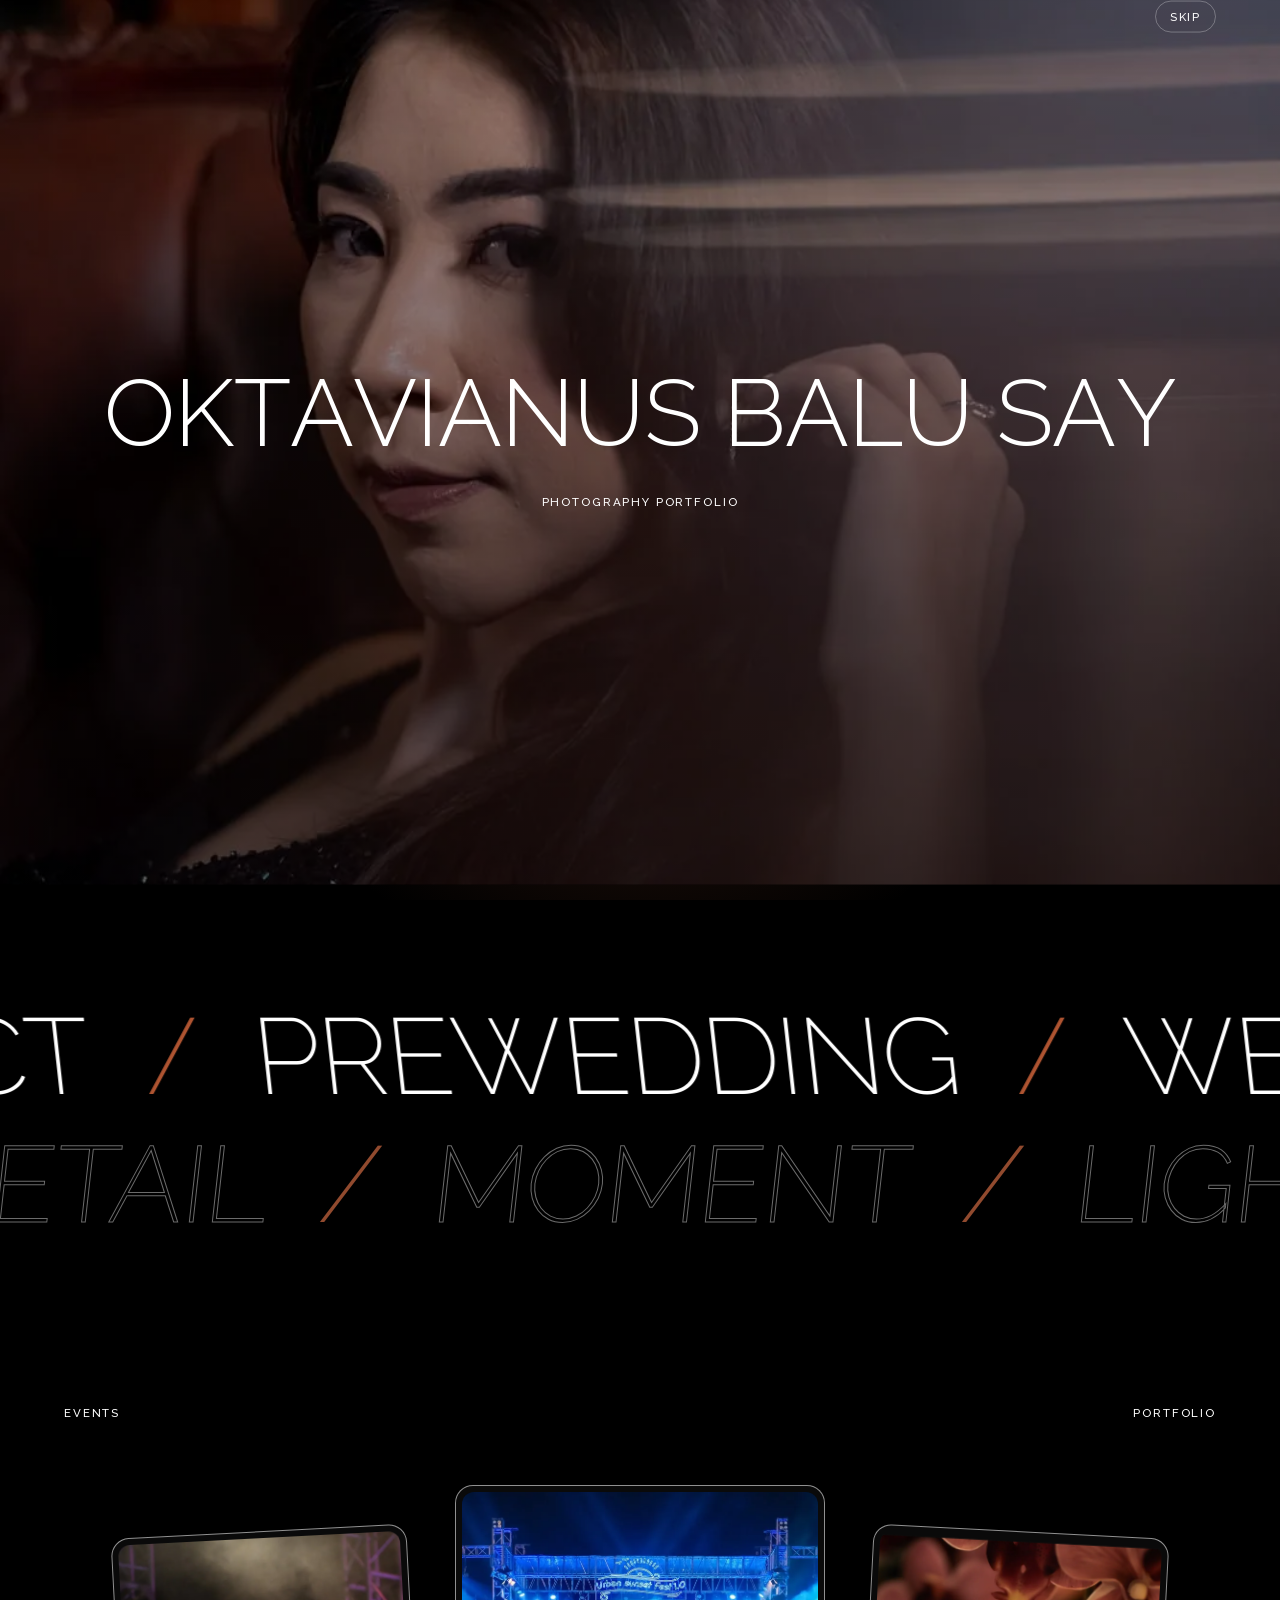
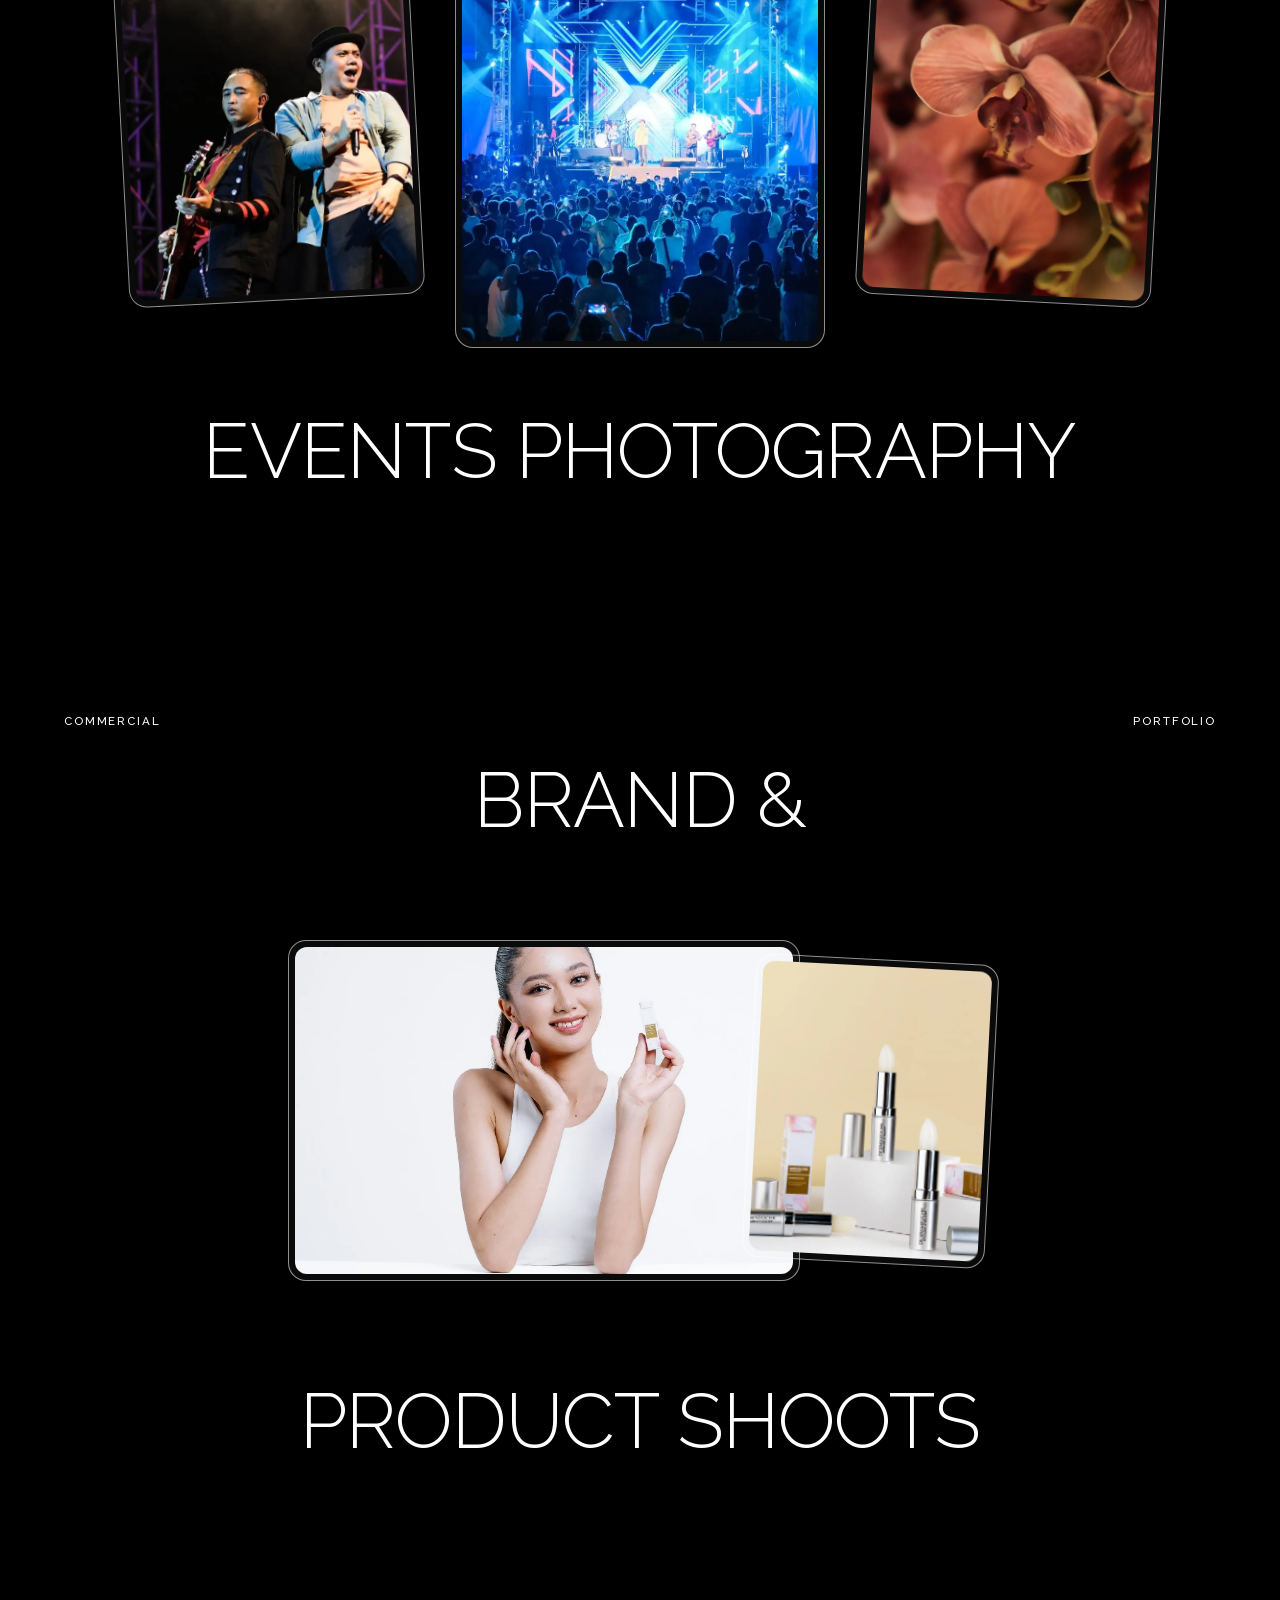
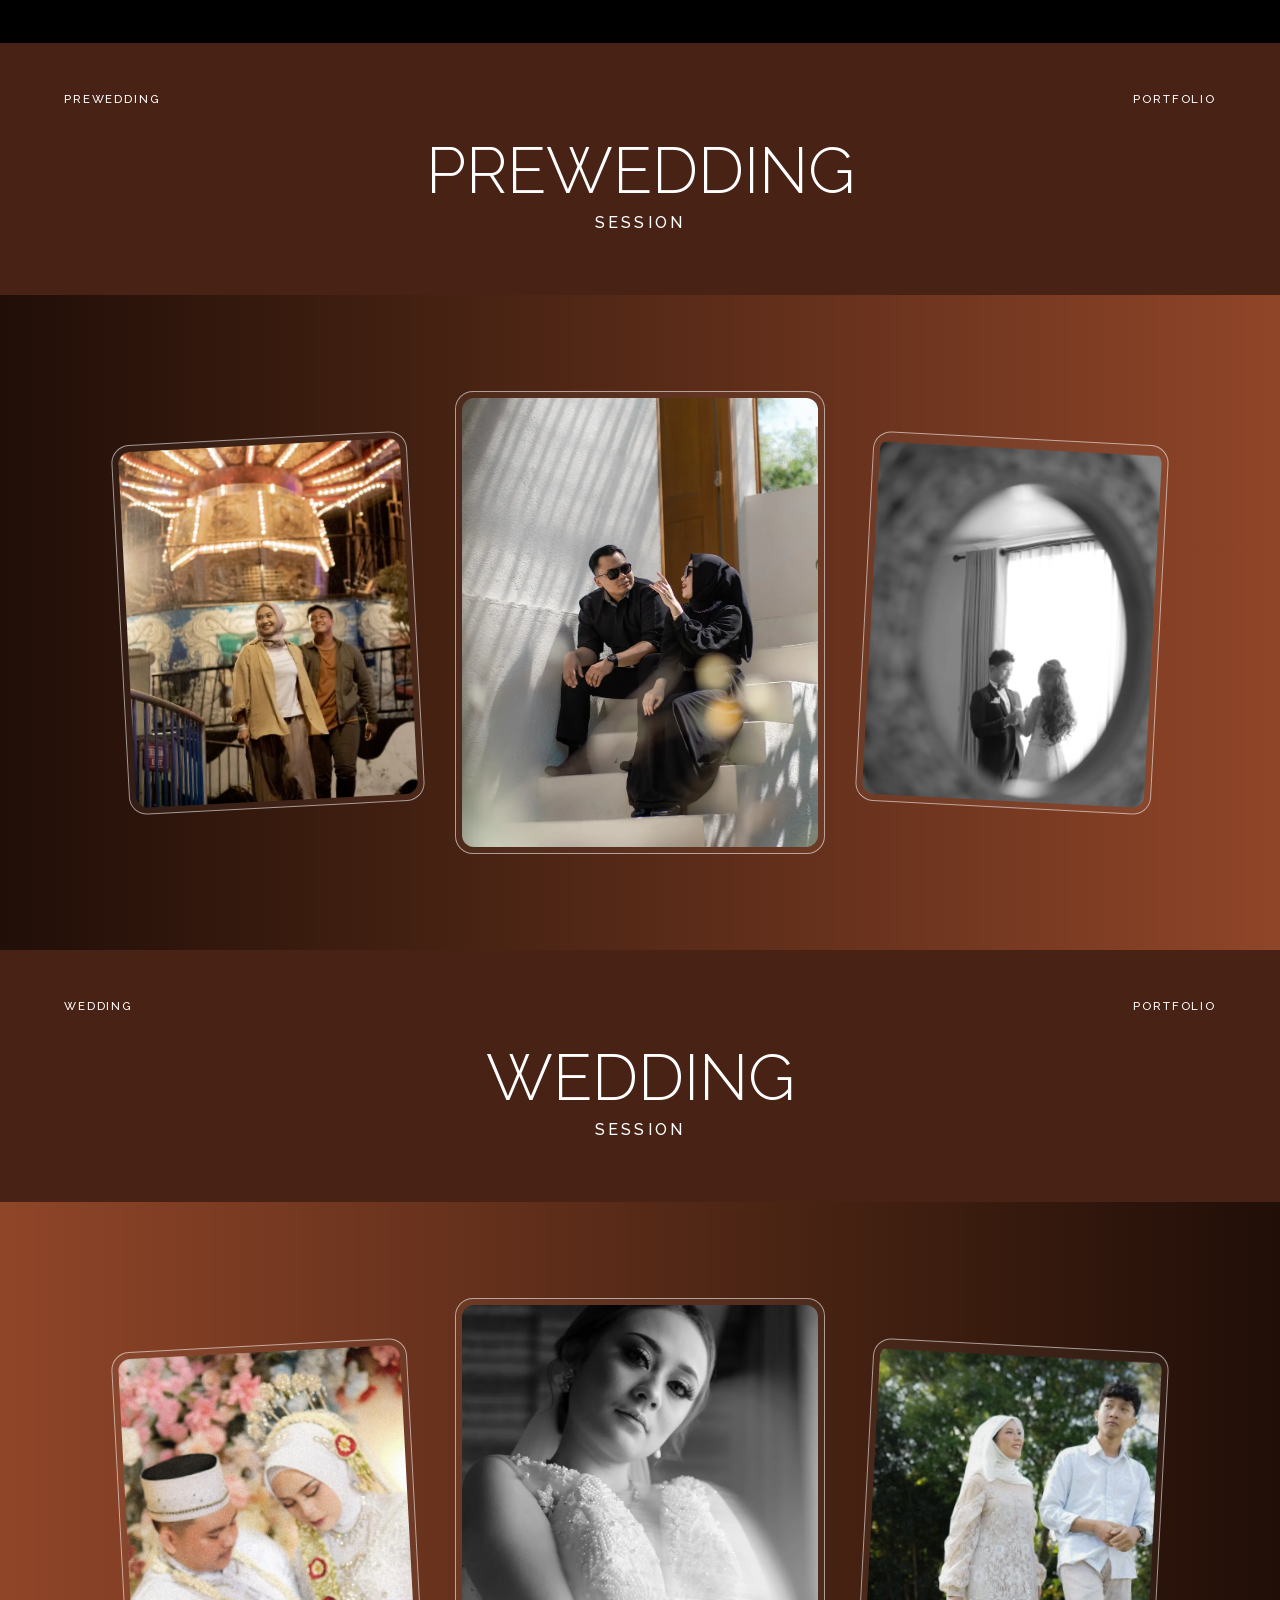
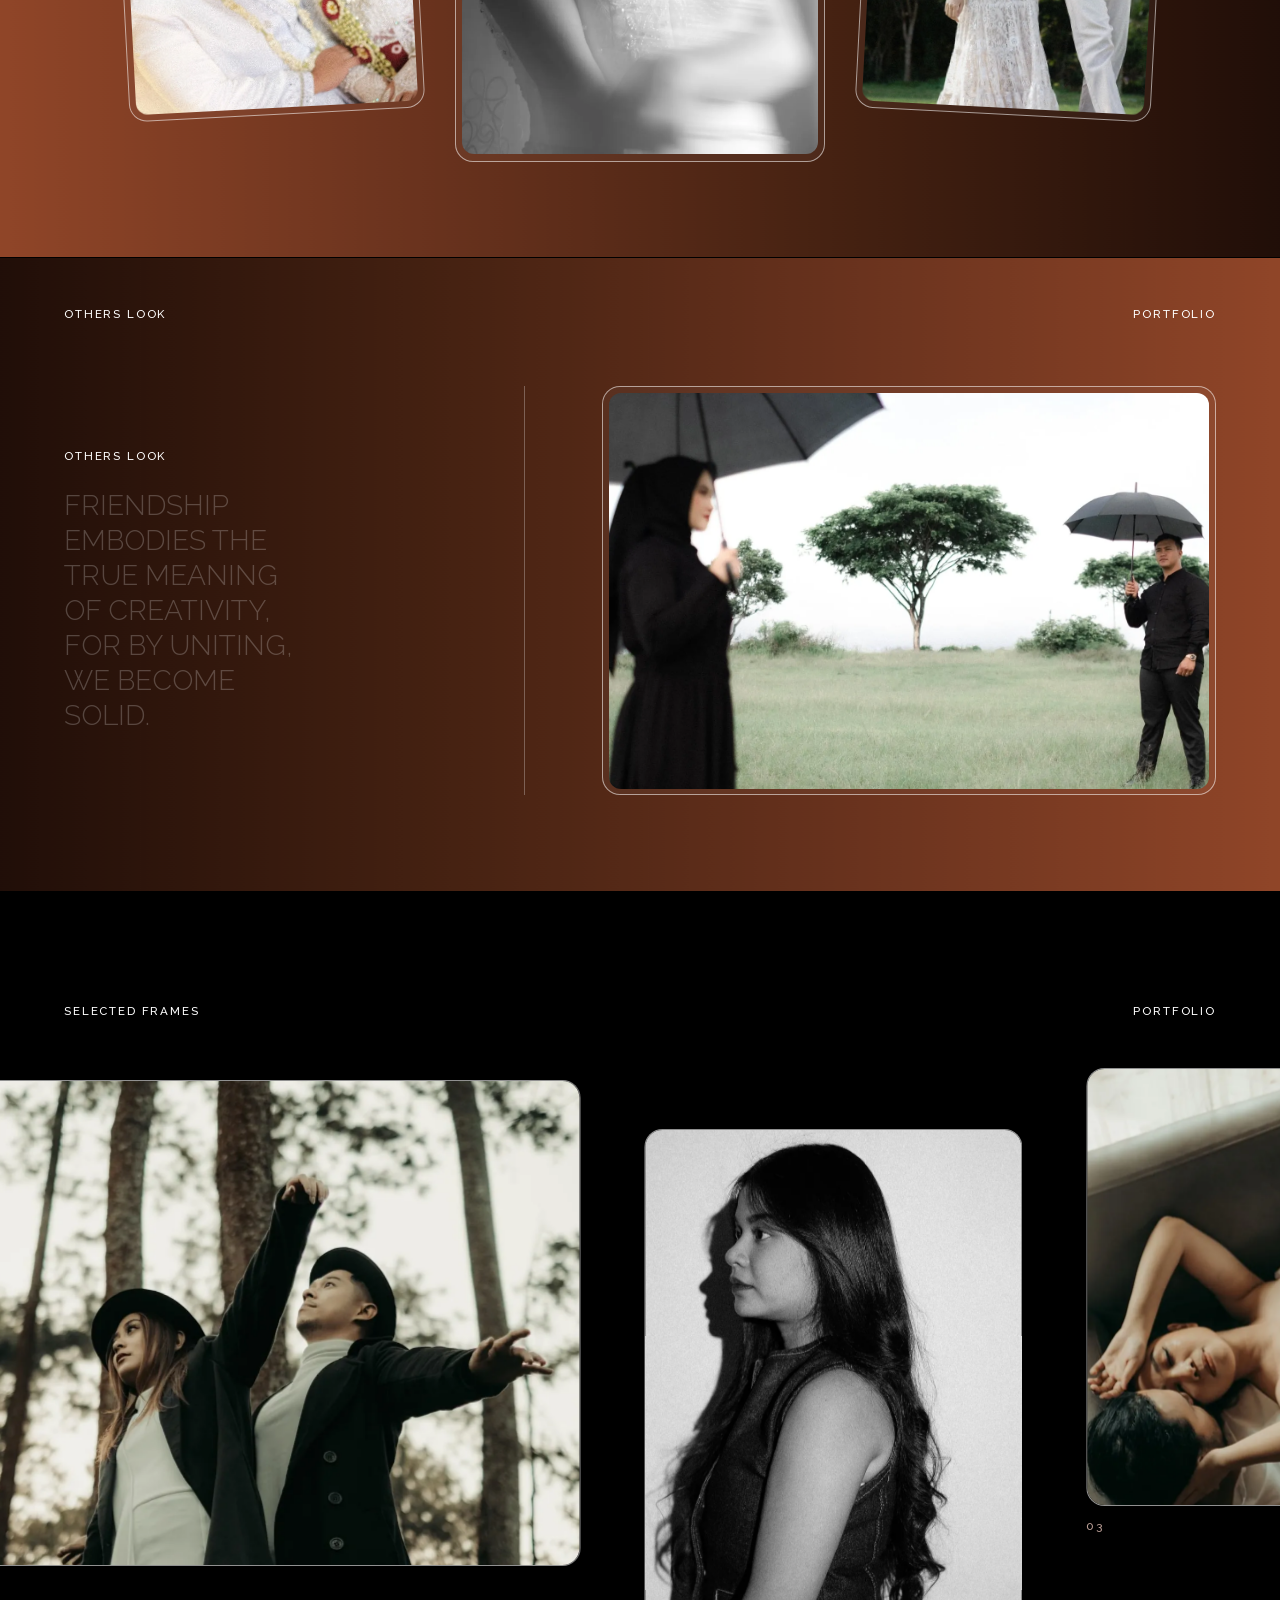
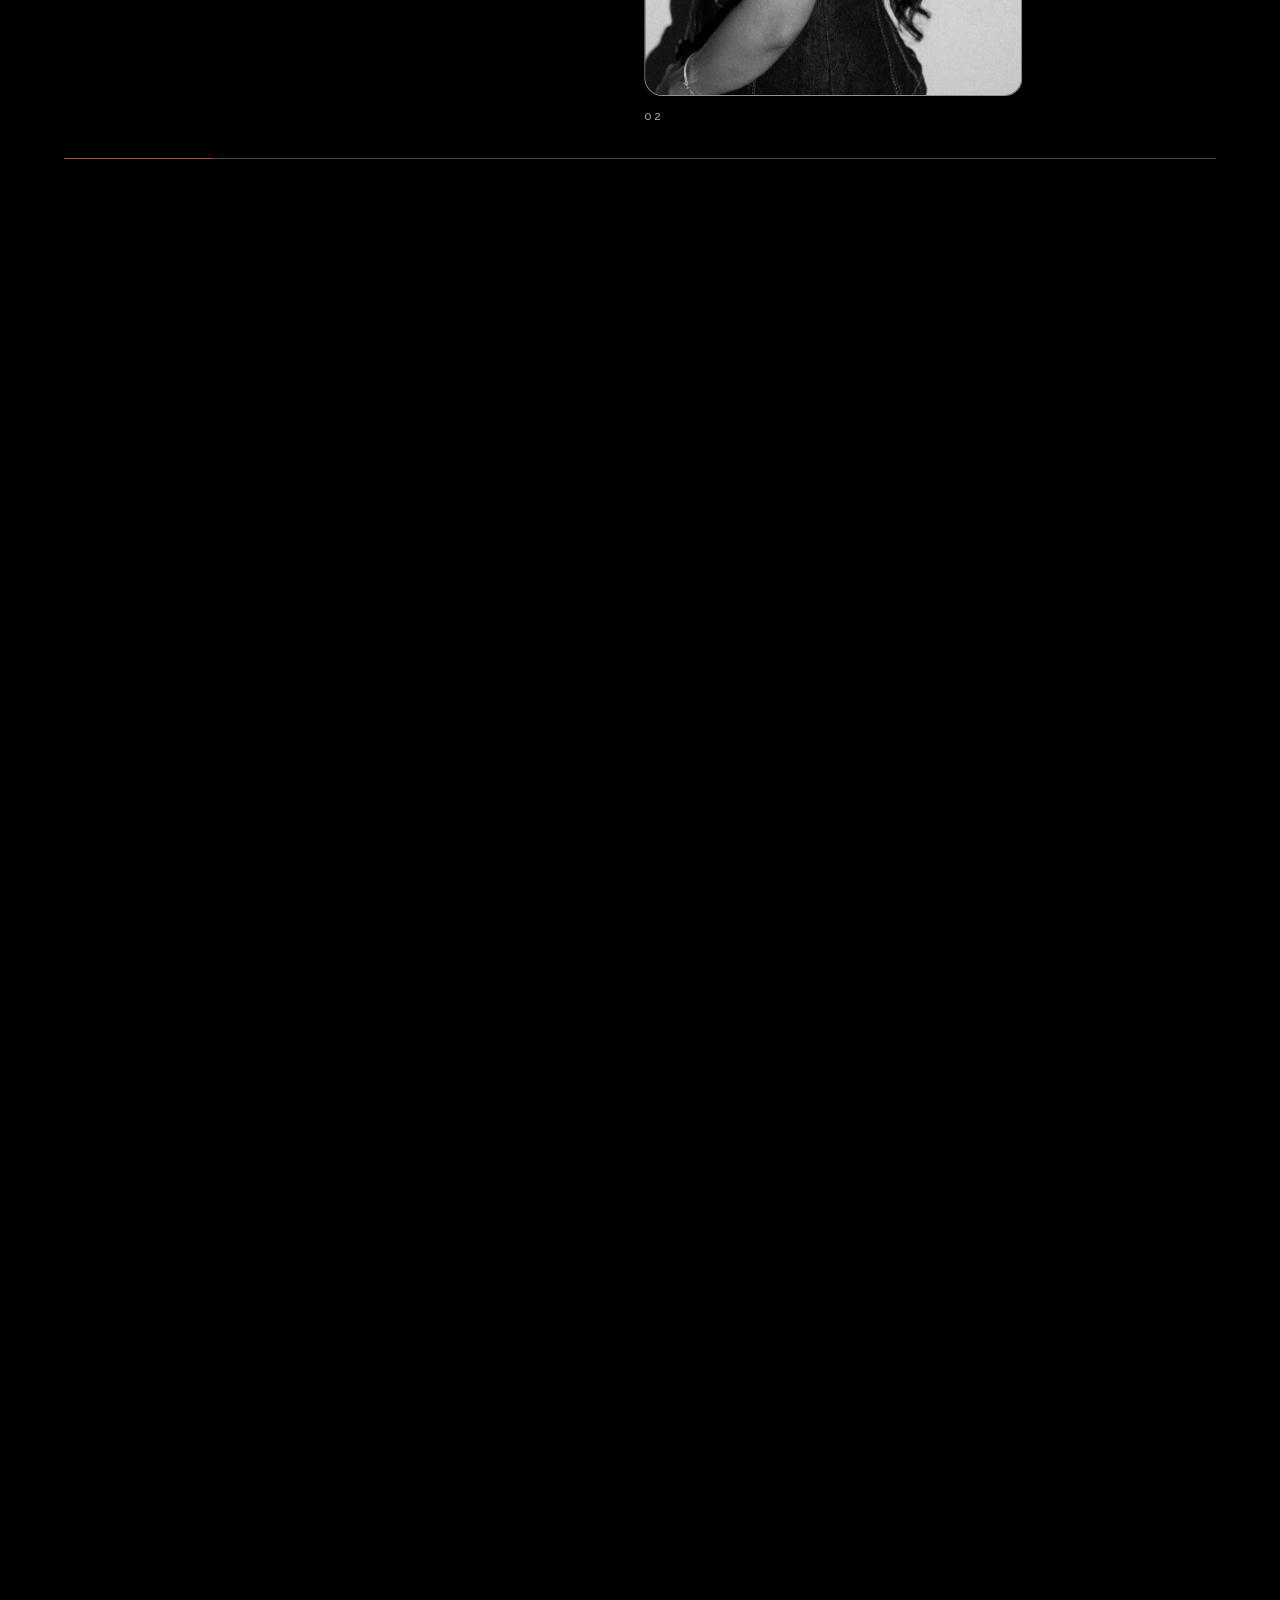
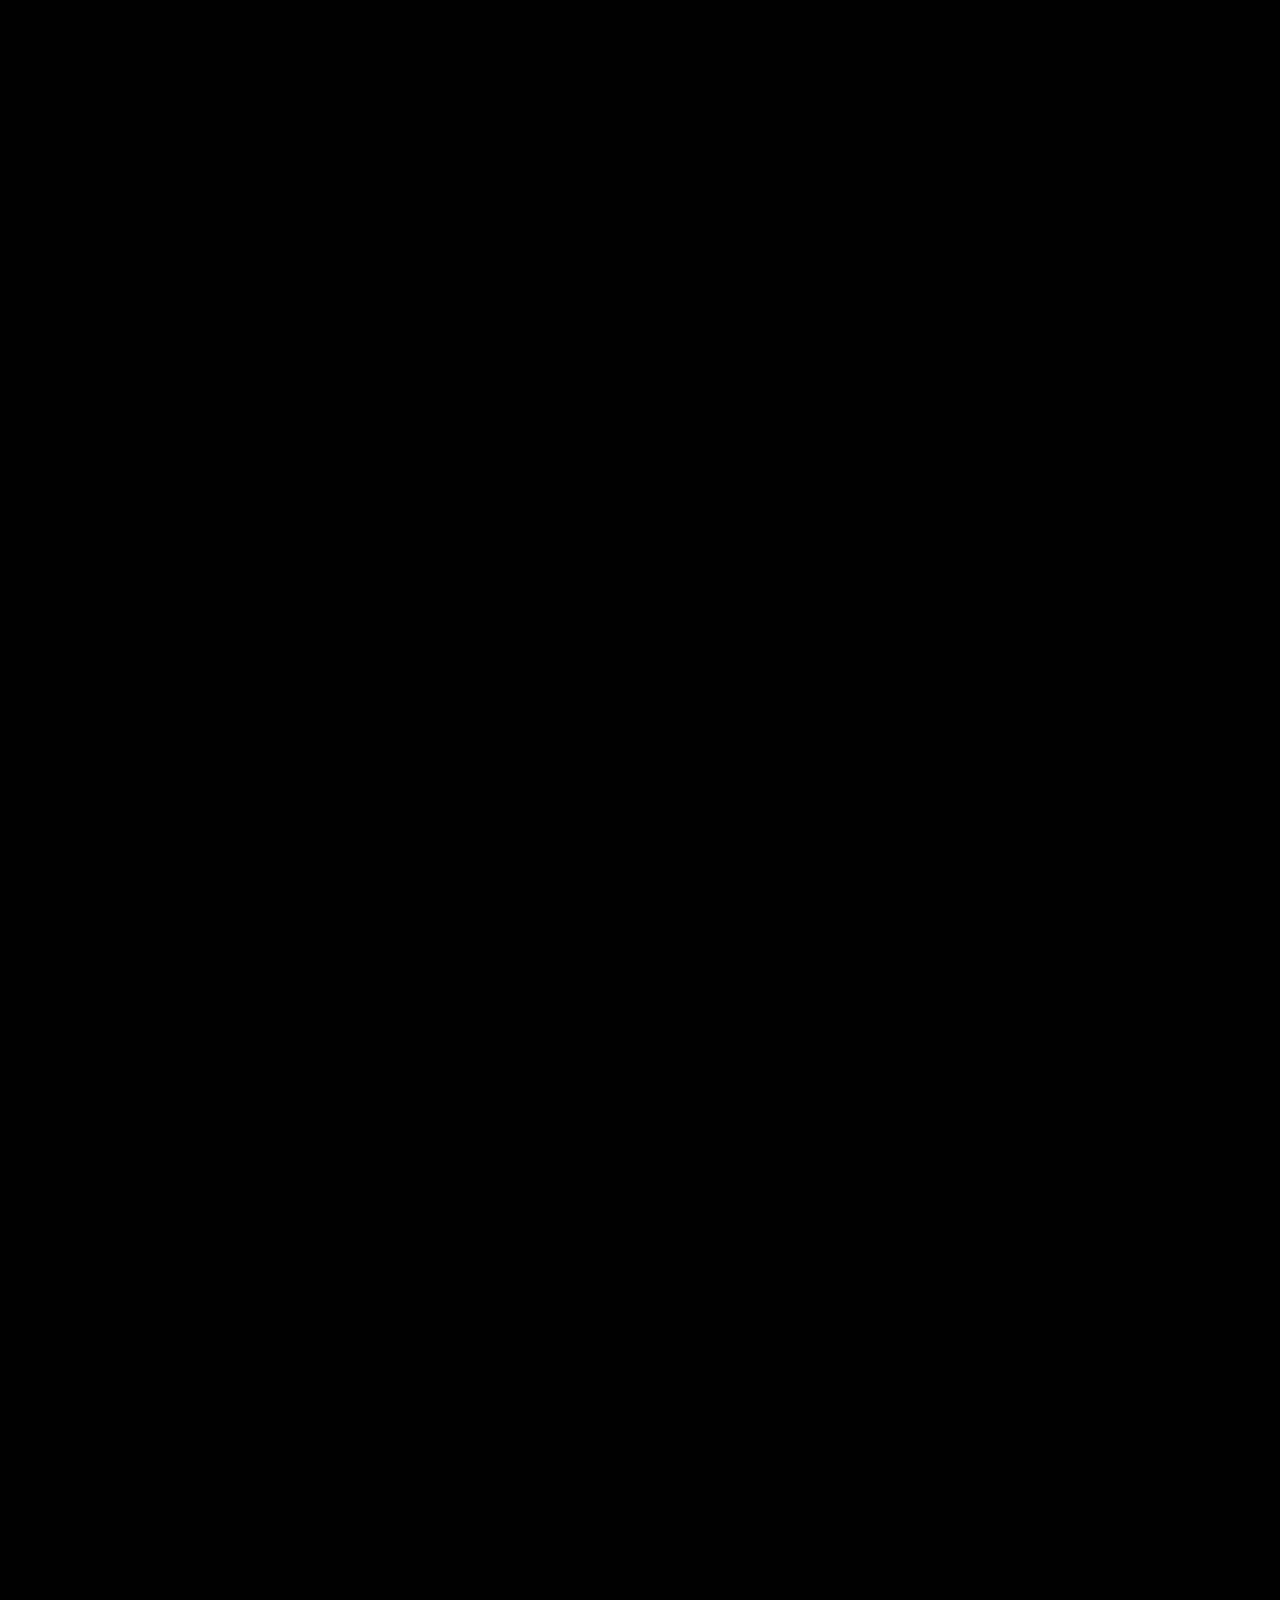
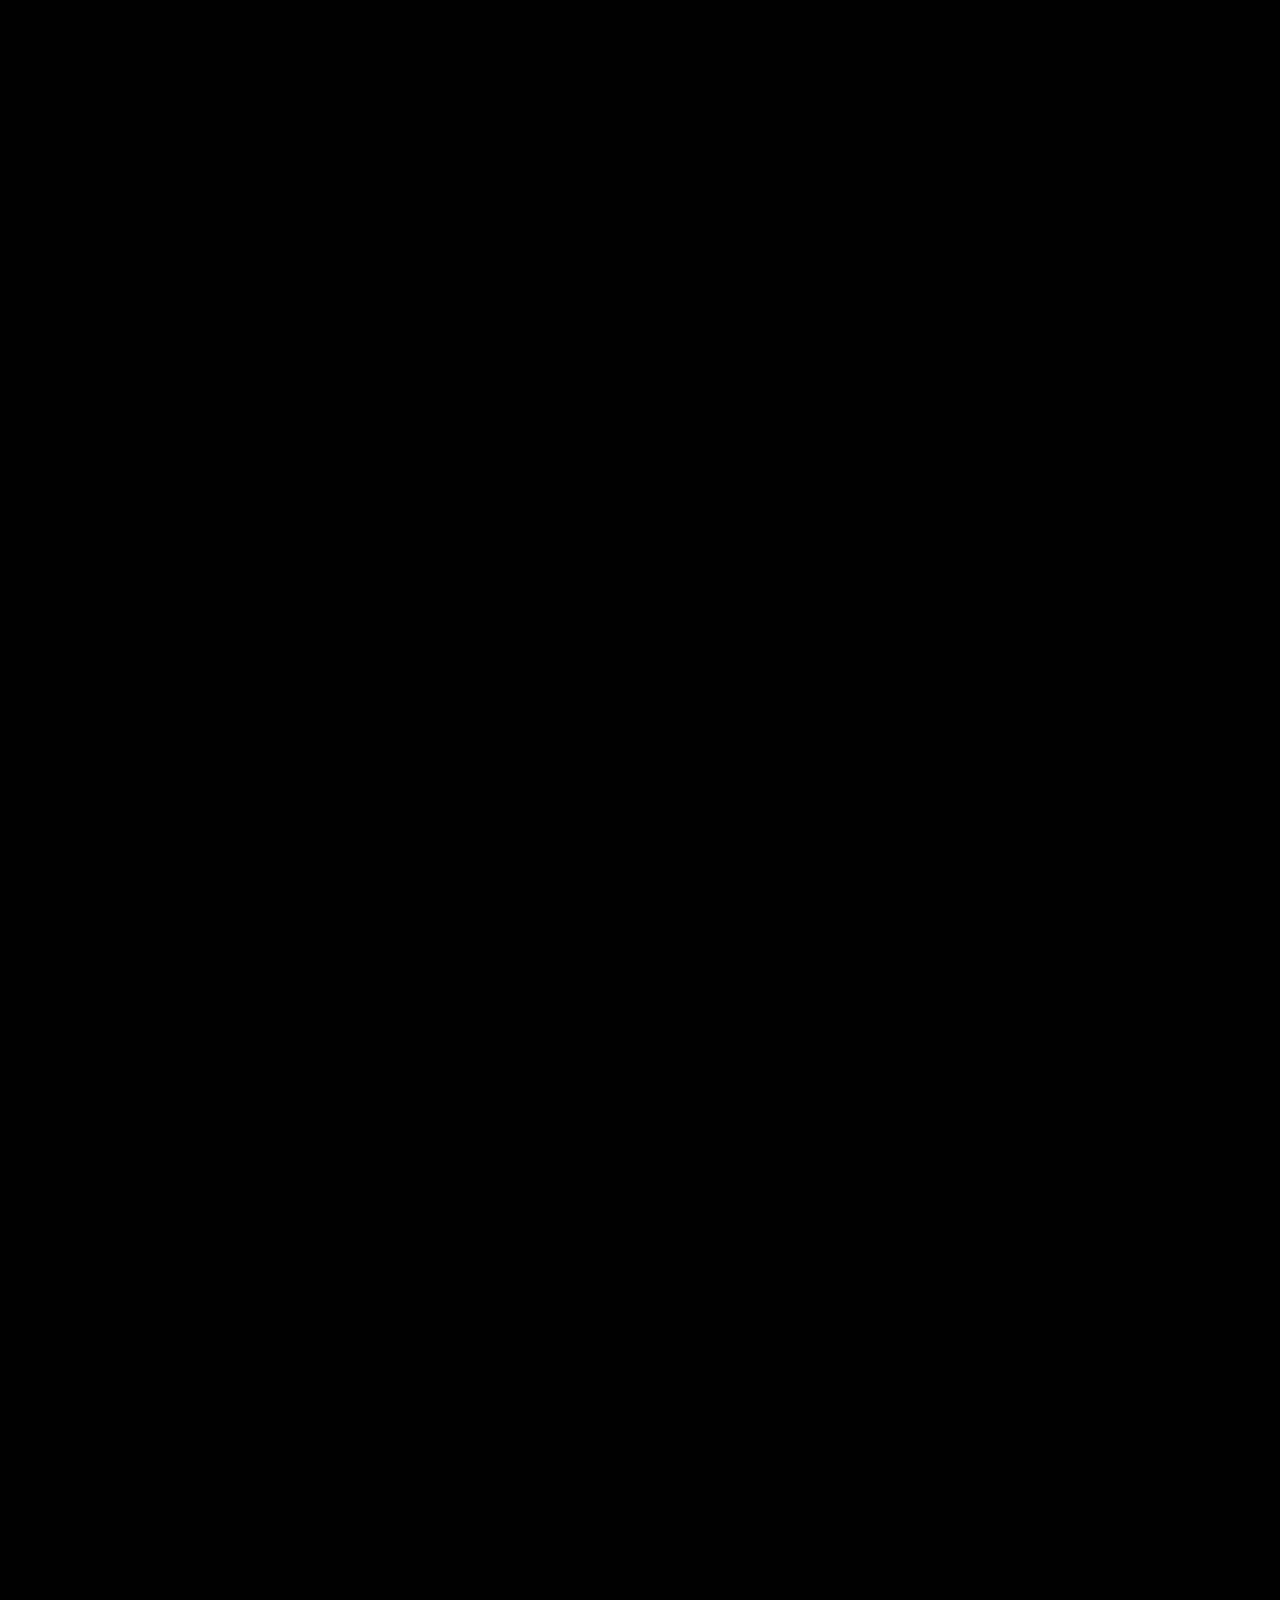
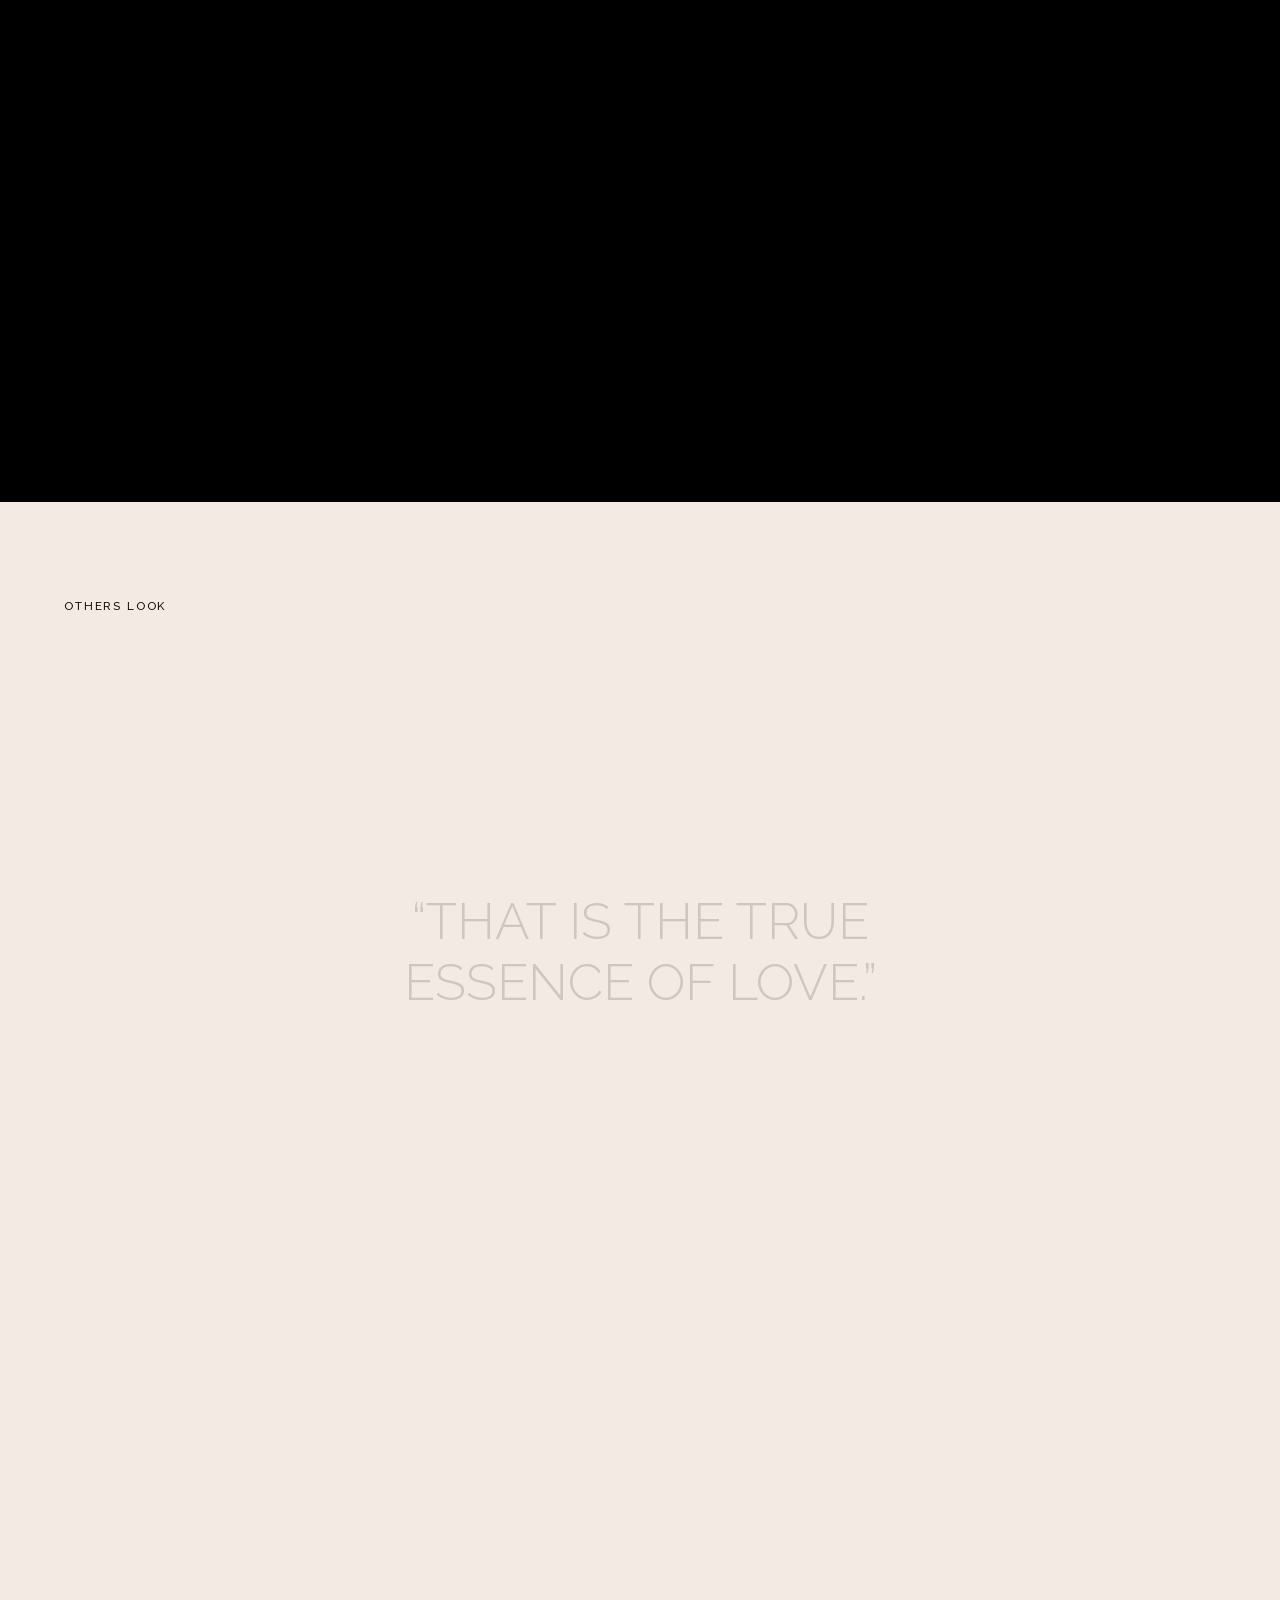
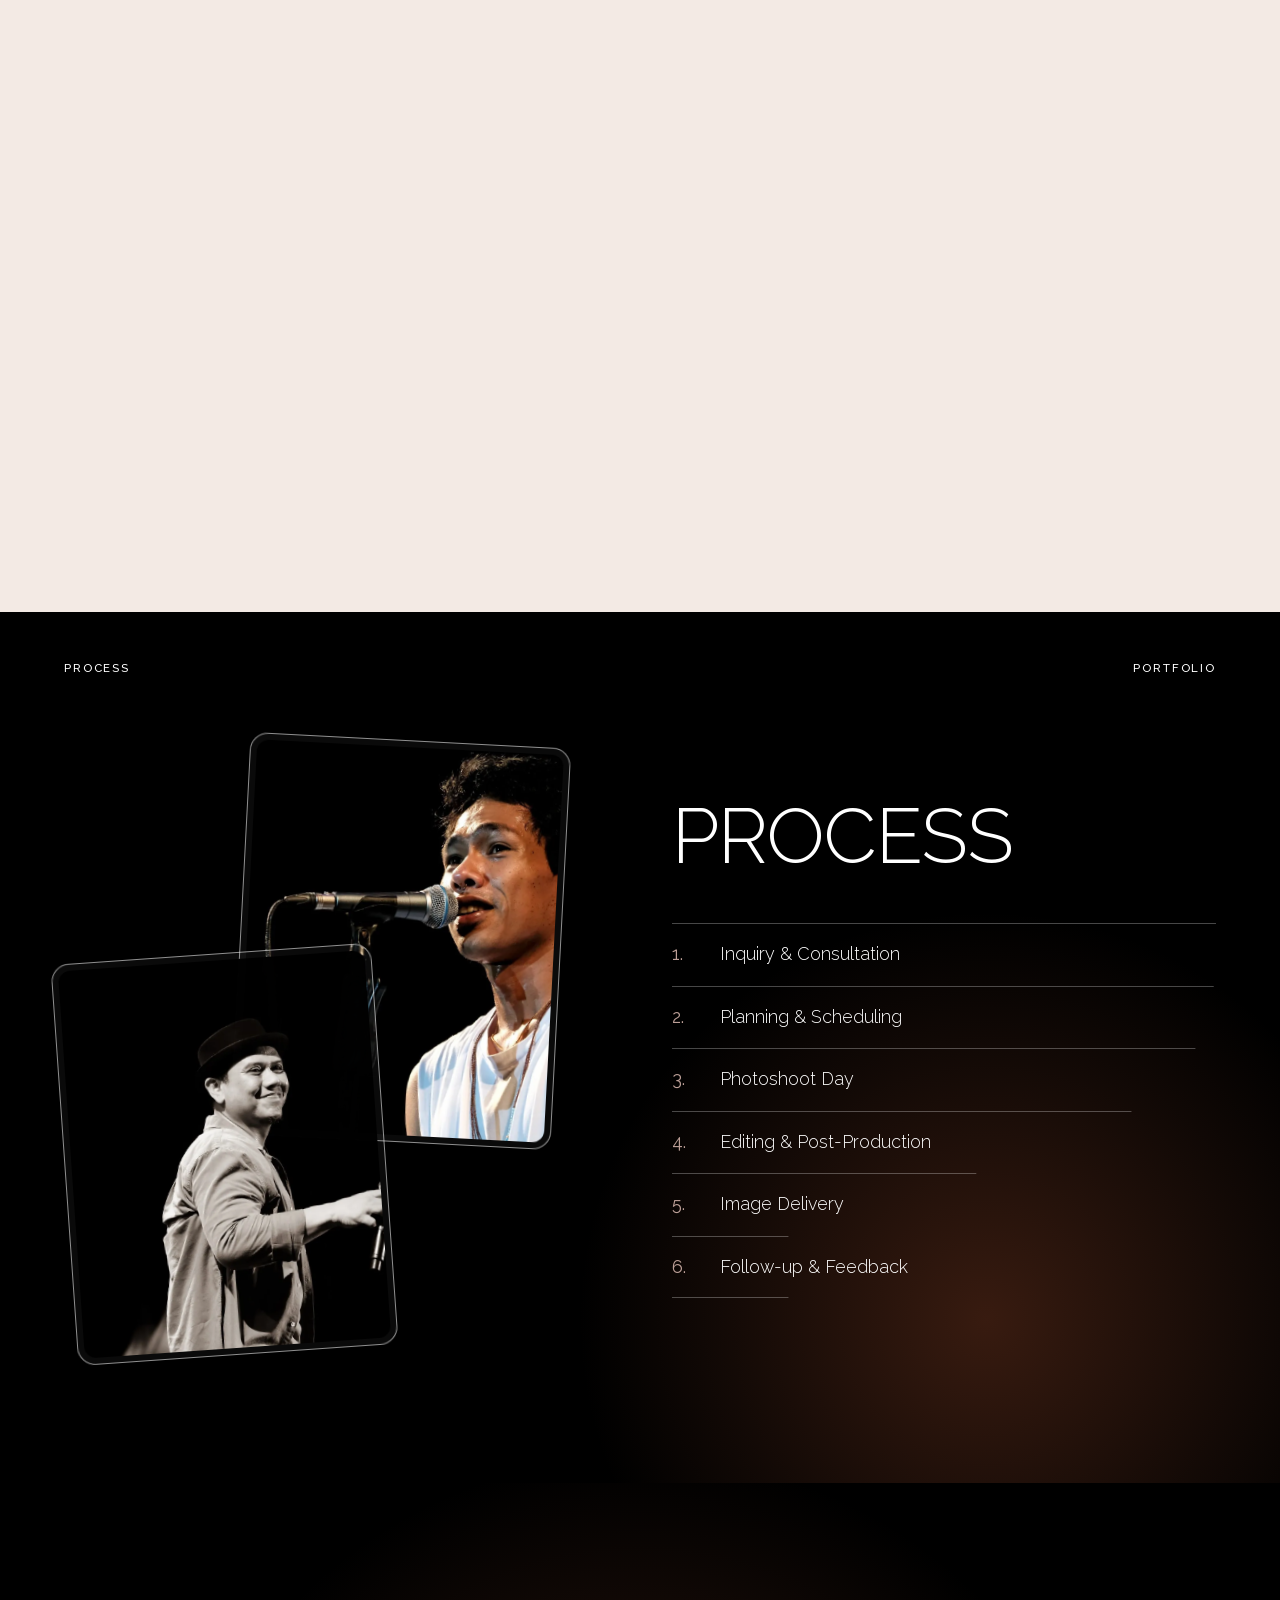
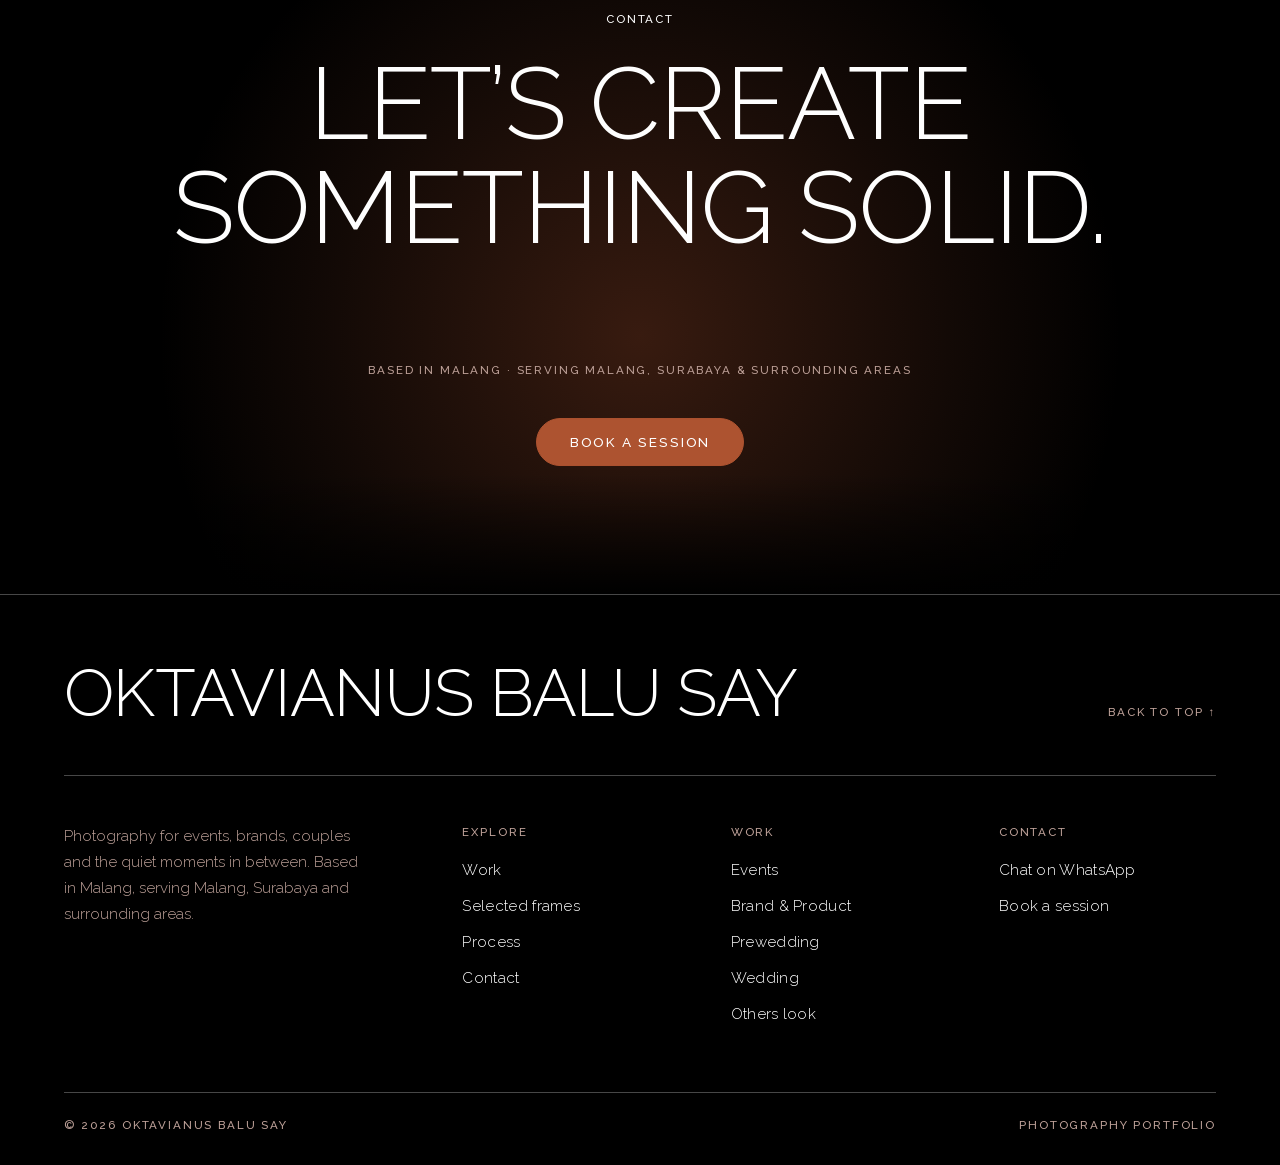
<file: index.html>
<!doctype html>
<html lang="en">
<head>
  <meta charset="utf-8">
  <meta name="viewport" content="width=device-width, initial-scale=1">
  <title>Photographer Malang &amp; Surabaya | Oktavianus Balu Say</title>
  <meta name="description" content="Malang-based photographer serving Malang, Surabaya and nearby: event, wedding, prewedding and brand &amp; product photography. Book a session.">
  <link rel="canonical" href="https://abdizakiy.github.io/ovis-say/">
  <meta name="robots" content="index, follow, max-image-preview:large">
  <meta name="author" content="Oktavianus Balu Say">
  <meta name="theme-color" content="#000000">
  <meta name="color-scheme" content="dark">

  <!-- Social previews -->
  <meta property="og:type" content="website">
  <meta property="og:site_name" content="Oktavianus Balu Say">
  <meta property="og:title" content="Photographer Malang &amp; Surabaya | Oktavianus Balu Say">
  <meta property="og:description" content="Malang-based photographer: event, wedding, prewedding and brand &amp; product photography in Malang, Surabaya and surrounding areas.">
  <meta property="og:url" content="https://abdizakiy.github.io/ovis-say/">
  <meta property="og:image" content="https://abdizakiy.github.io/ovis-say/assets/og-image.jpg">
  <meta property="og:image:width" content="1200">
  <meta property="og:image:height" content="630">
  <meta property="og:image:alt" content="Oktavianus Balu Say photography portfolio: three framed photographs on a dark background">
  <meta property="og:locale" content="en_US">
  <meta name="twitter:card" content="summary_large_image">
  <meta name="twitter:title" content="Photographer Malang &amp; Surabaya | Oktavianus Balu Say">
  <meta name="twitter:description" content="Malang-based photographer: event, wedding, prewedding and brand &amp; product photography in Malang, Surabaya and surrounding areas.">
  <meta name="twitter:image" content="https://abdizakiy.github.io/ovis-say/assets/og-image.jpg">
  <meta name="twitter:image:alt" content="Oktavianus Balu Say photography portfolio: three framed photographs on a dark background">

  <!-- Icons -->
  <link rel="icon" href="assets/favicon.svg" type="image/svg+xml">
  <link rel="icon" href="assets/favicon-32.png" sizes="32x32" type="image/png">
  <link rel="apple-touch-icon" href="assets/apple-touch-icon.png">
  <link rel="manifest" href="site.webmanifest">

  <script>
    /* Runs before first paint.
       .motion   -> hide reveal targets (only when motion is allowed; main.js removes it if GSAP fails to load)
       .is-intro -> show the shutter intro on a first visit, then not again for 7 days
                    (?intro=0 skips it, ?intro=1 replays it) */
    (function () {
      var d = document.documentElement;
      var ok = window.matchMedia('(prefers-reduced-motion: no-preference)').matches;
      if (ok) d.classList.add('motion');
      var recent = false;
      try { var t = +localStorage.getItem('intro-seen-at'); recent = t && Date.now() - t < 7 * 864e5; } catch (e) {}
      var q = location.search;
      var show = ok && !/[?&]intro=0/.test(q) && (!recent || /[?&]intro=1/.test(q));
      if (show) {
        d.classList.add('is-intro');
        // safety net: never leave the visitor stuck behind the overlay (not used by the video renderer)
        if (!/[?&]render=1/.test(q)) setTimeout(function () {
          if (d.classList.contains('is-intro')) { d.classList.remove('is-intro'); document.dispatchEvent(new Event('intro:done')); }
        }, 9000);
      }
    })();
  </script>
  <link rel="preload" href="assets/fonts/raleway-latin.woff2" as="font" type="font/woff2" crossorigin>
  <link rel="preload" href="assets/images/studio-softbox-set-with-pampas.webp" as="image" type="image/webp" fetchpriority="high">
  <link rel="stylesheet" href="css/styles.css">
  <script type="application/ld+json">
{
  "@context": "https://schema.org",
  "@graph": [
    {
      "@type": "WebSite",
      "@id": "https://abdizakiy.github.io/ovis-say/#website",
      "url": "https://abdizakiy.github.io/ovis-say/",
      "name": "Oktavianus Balu Say — Photography Portfolio",
      "inLanguage": "en",
      "publisher": {
        "@id": "https://abdizakiy.github.io/ovis-say/#person"
      }
    },
    {
      "@type": "Person",
      "@id": "https://abdizakiy.github.io/ovis-say/#person",
      "name": "Oktavianus Balu Say",
      "jobTitle": "Photographer",
      "url": "https://abdizakiy.github.io/ovis-say/",
      "image": "https://abdizakiy.github.io/ovis-say/assets/og-image.jpg",
      "description": "Photographer based in Malang, serving Malang, Surabaya and surrounding areas, working in event, wedding, prewedding, brand and product, and portrait photography.",
      "knowsAbout": [
        "Event photography",
        "Wedding photography",
        "Prewedding photography",
        "Brand and product photography",
        "Portrait photography"
      ],
      "telephone": "+6281217992433",
      "workLocation": {
        "@type": "Place",
        "name": "Malang, East Java, Indonesia",
        "address": {
          "@type": "PostalAddress",
          "addressLocality": "Malang",
          "addressRegion": "East Java",
          "addressCountry": "ID"
        }
      }
    },
    {
      "@type": "ProfessionalService",
      "@id": "https://abdizakiy.github.io/ovis-say/#business",
      "name": "Oktavianus Balu Say — Photography",
      "url": "https://abdizakiy.github.io/ovis-say/",
      "image": "https://abdizakiy.github.io/ovis-say/assets/og-image.jpg",
      "telephone": "+6281217992433",
      "description": "Photography services based in Malang and serving Malang, Surabaya and surrounding areas: event, wedding, prewedding and brand & product photography.",
      "areaServed": [
        {
          "@type": "City",
          "name": "Malang"
        },
        {
          "@type": "City",
          "name": "Surabaya"
        },
        {
          "@type": "AdministrativeArea",
          "name": "East Java"
        }
      ],
      "founder": {
        "@id": "https://abdizakiy.github.io/ovis-say/#person"
      },
      "knowsAbout": [
        "Event photography",
        "Wedding photography",
        "Prewedding photography",
        "Brand and product photography"
      ],
      "contactPoint": {
        "@type": "ContactPoint",
        "telephone": "+6281217992433",
        "contactType": "booking",
        "url": "https://wa.me/6281217992433"
      },
      "address": {
        "@type": "PostalAddress",
        "addressLocality": "Malang",
        "addressRegion": "East Java",
        "addressCountry": "ID"
      }
    },
    {
      "@type": "WebPage",
      "@id": "https://abdizakiy.github.io/ovis-say/#webpage",
      "url": "https://abdizakiy.github.io/ovis-say/",
      "name": "Photographer Malang & Surabaya | Oktavianus Balu Say",
      "isPartOf": {
        "@id": "https://abdizakiy.github.io/ovis-say/#website"
      },
      "about": {
        "@id": "https://abdizakiy.github.io/ovis-say/#person"
      },
      "inLanguage": "en",
      "primaryImageOfPage": {
        "@type": "ImageObject",
        "url": "https://abdizakiy.github.io/ovis-say/assets/og-image.jpg",
        "width": 1200,
        "height": 630
      },
      "description": "Malang-based photographer serving Malang, Surabaya and surrounding areas: event, wedding, prewedding and brand & product photography."
    },
    {
      "@type": "ImageGallery",
      "@id": "https://abdizakiy.github.io/ovis-say/#gallery",
      "name": "Selected photographs by Oktavianus Balu Say",
      "url": "https://abdizakiy.github.io/ovis-say/",
      "creator": {
        "@id": "https://abdizakiy.github.io/ovis-say/#person"
      },
      "image": [
        {
          "@type": "ImageObject",
          "contentUrl": "https://abdizakiy.github.io/ovis-say/assets/images/studio-softbox-set-with-pampas.webp",
          "name": "Studio set with a softbox light, standing mirror and dried pampas in a vase",
          "caption": "Studio set with a softbox light, standing mirror and dried pampas in a vase",
          "width": 534,
          "height": 799,
          "creator": {
            "@id": "https://abdizakiy.github.io/ovis-say/#person"
          },
          "encodingFormat": "image/webp"
        },
        {
          "@type": "ImageObject",
          "contentUrl": "https://abdizakiy.github.io/ovis-say/assets/images/studio-light-stand-table-shadow.webp",
          "name": "Studio light on a stand throwing a hard shadow of a small black table",
          "caption": "Studio light on a stand throwing a hard shadow of a small black table",
          "width": 1600,
          "height": 1069,
          "creator": {
            "@id": "https://abdizakiy.github.io/ovis-say/#person"
          },
          "encodingFormat": "image/webp"
        },
        {
          "@type": "ImageObject",
          "contentUrl": "https://abdizakiy.github.io/ovis-say/assets/images/portrait-woman-leather-chair-warm-light.webp",
          "name": "Portrait of a woman in a dark sequined top, warm light and a vintage clock behind her",
          "caption": "Portrait of a woman in a dark sequined top, warm light and a vintage clock behind her",
          "width": 1066,
          "height": 1599,
          "creator": {
            "@id": "https://abdizakiy.github.io/ovis-say/#person"
          },
          "encodingFormat": "image/webp"
        },
        {
          "@type": "ImageObject",
          "contentUrl": "https://abdizakiy.github.io/ovis-say/assets/images/live-band-on-stage-purple-lights.webp",
          "name": "Two musicians performing on a stage under purple lights",
          "caption": "Two musicians performing on a stage under purple lights",
          "width": 1599,
          "height": 1066,
          "creator": {
            "@id": "https://abdizakiy.github.io/ovis-say/#person"
          },
          "encodingFormat": "image/webp"
        },
        {
          "@type": "ImageObject",
          "contentUrl": "https://abdizakiy.github.io/ovis-say/assets/images/concert-crowd-blue-stage-lights.webp",
          "name": "Concert crowd in front of a stage lit in blue",
          "caption": "Concert crowd in front of a stage lit in blue",
          "width": 1599,
          "height": 1066,
          "creator": {
            "@id": "https://abdizakiy.github.io/ovis-say/#person"
          },
          "encodingFormat": "image/webp"
        },
        {
          "@type": "ImageObject",
          "contentUrl": "https://abdizakiy.github.io/ovis-say/assets/images/orchid-flowers-close-up.webp",
          "name": "Close-up of terracotta-coloured orchids",
          "caption": "Close-up of terracotta-coloured orchids",
          "width": 1066,
          "height": 1599,
          "creator": {
            "@id": "https://abdizakiy.github.io/ovis-say/#person"
          },
          "encodingFormat": "image/webp"
        },
        {
          "@type": "ImageObject",
          "contentUrl": "https://abdizakiy.github.io/ovis-say/assets/images/skincare-product-model-white-background.webp",
          "name": "Model holding a skincare product against a white background",
          "caption": "Model holding a skincare product against a white background",
          "width": 1599,
          "height": 1066,
          "creator": {
            "@id": "https://abdizakiy.github.io/ovis-say/#person"
          },
          "encodingFormat": "image/webp"
        },
        {
          "@type": "ImageObject",
          "contentUrl": "https://abdizakiy.github.io/ovis-say/assets/images/lipstick-product-photography.webp",
          "name": "Lipstick and cosmetic product arranged on white blocks",
          "caption": "Lipstick and cosmetic product arranged on white blocks",
          "width": 1066,
          "height": 1599,
          "creator": {
            "@id": "https://abdizakiy.github.io/ovis-say/#person"
          },
          "encodingFormat": "image/webp"
        },
        {
          "@type": "ImageObject",
          "contentUrl": "https://abdizakiy.github.io/ovis-say/assets/images/prewedding-couple-carousel.webp",
          "name": "Couple standing in front of a lit carousel",
          "caption": "Couple standing in front of a lit carousel",
          "width": 1066,
          "height": 1599,
          "creator": {
            "@id": "https://abdizakiy.github.io/ovis-say/#person"
          },
          "encodingFormat": "image/webp"
        },
        {
          "@type": "ImageObject",
          "contentUrl": "https://abdizakiy.github.io/ovis-say/assets/images/prewedding-couple-sunlit-stairs.webp",
          "name": "Couple sitting together on sunlit stairs",
          "caption": "Couple sitting together on sunlit stairs",
          "width": 1067,
          "height": 1600,
          "creator": {
            "@id": "https://abdizakiy.github.io/ovis-say/#person"
          },
          "encodingFormat": "image/webp"
        },
        {
          "@type": "ImageObject",
          "contentUrl": "https://abdizakiy.github.io/ovis-say/assets/images/prewedding-couple-round-mirror.webp",
          "name": "Couple reflected in a round mirror",
          "caption": "Couple reflected in a round mirror",
          "width": 1066,
          "height": 1599,
          "creator": {
            "@id": "https://abdizakiy.github.io/ovis-say/#person"
          },
          "encodingFormat": "image/webp"
        },
        {
          "@type": "ImageObject",
          "contentUrl": "https://abdizakiy.github.io/ovis-say/assets/images/wedding-couple-traditional-attire.webp",
          "name": "Bride and groom in traditional wedding attire",
          "caption": "Bride and groom in traditional wedding attire",
          "width": 1067,
          "height": 1600,
          "creator": {
            "@id": "https://abdizakiy.github.io/ovis-say/#person"
          },
          "encodingFormat": "image/webp"
        },
        {
          "@type": "ImageObject",
          "contentUrl": "https://abdizakiy.github.io/ovis-say/assets/images/bride-portrait-black-and-white.webp",
          "name": "Black and white portrait of a bride in a beaded gown by a window",
          "caption": "Black and white portrait of a bride in a beaded gown by a window",
          "width": 1066,
          "height": 1599,
          "creator": {
            "@id": "https://abdizakiy.github.io/ovis-say/#person"
          },
          "encodingFormat": "image/webp"
        },
        {
          "@type": "ImageObject",
          "contentUrl": "https://abdizakiy.github.io/ovis-say/assets/images/wedding-couple-green-park.webp",
          "name": "Couple in white walking in a green park",
          "caption": "Couple in white walking in a green park",
          "width": 1599,
          "height": 1066,
          "creator": {
            "@id": "https://abdizakiy.github.io/ovis-say/#person"
          },
          "encodingFormat": "image/webp"
        },
        {
          "@type": "ImageObject",
          "contentUrl": "https://abdizakiy.github.io/ovis-say/assets/images/couple-with-umbrellas-green-field.webp",
          "name": "Two people holding umbrellas in a green field, a tree behind them",
          "caption": "Two people holding umbrellas in a green field, a tree behind them",
          "width": 1599,
          "height": 1066,
          "creator": {
            "@id": "https://abdizakiy.github.io/ovis-say/#person"
          },
          "encodingFormat": "image/webp"
        },
        {
          "@type": "ImageObject",
          "contentUrl": "https://abdizakiy.github.io/ovis-say/assets/images/frames/couple-between-pine-trees.webp",
          "name": "Couple walking between tall pine trees",
          "caption": "Couple walking between tall pine trees",
          "width": 1500,
          "height": 1000,
          "creator": {
            "@id": "https://abdizakiy.github.io/ovis-say/#person"
          },
          "encodingFormat": "image/webp"
        },
        {
          "@type": "ImageObject",
          "contentUrl": "https://abdizakiy.github.io/ovis-say/assets/images/frames/woman-profile-portrait-black-and-white.webp",
          "name": "Black and white profile portrait of a woman with long hair",
          "caption": "Black and white profile portrait of a woman with long hair",
          "width": 999,
          "height": 1500,
          "creator": {
            "@id": "https://abdizakiy.github.io/ovis-say/#person"
          },
          "encodingFormat": "image/webp"
        },
        {
          "@type": "ImageObject",
          "contentUrl": "https://abdizakiy.github.io/ovis-say/assets/images/frames/couple-on-sofa-window-light.webp",
          "name": "Couple lying on a sofa in soft window light",
          "caption": "Couple lying on a sofa in soft window light",
          "width": 1500,
          "height": 1000,
          "creator": {
            "@id": "https://abdizakiy.github.io/ovis-say/#person"
          },
          "encodingFormat": "image/webp"
        },
        {
          "@type": "ImageObject",
          "contentUrl": "https://abdizakiy.github.io/ovis-say/assets/images/frames/couple-embrace-black-and-white.webp",
          "name": "Black and white portrait of a couple holding each other",
          "caption": "Black and white portrait of a couple holding each other",
          "width": 1002,
          "height": 1500,
          "creator": {
            "@id": "https://abdizakiy.github.io/ovis-say/#person"
          },
          "encodingFormat": "image/webp"
        },
        {
          "@type": "ImageObject",
          "contentUrl": "https://abdizakiy.github.io/ovis-say/assets/images/frames/friends-group-studio-portrait.webp",
          "name": "Group of friends posing close together in a studio",
          "caption": "Group of friends posing close together in a studio",
          "width": 1500,
          "height": 1045,
          "creator": {
            "@id": "https://abdizakiy.github.io/ovis-say/#person"
          },
          "encodingFormat": "image/webp"
        },
        {
          "@type": "ImageObject",
          "contentUrl": "https://abdizakiy.github.io/ovis-say/assets/images/frames/woman-denim-vest-circle-backdrop.webp",
          "name": "Woman in a denim vest lit by a circular backdrop",
          "caption": "Woman in a denim vest lit by a circular backdrop",
          "width": 999,
          "height": 1500,
          "creator": {
            "@id": "https://abdizakiy.github.io/ovis-say/#person"
          },
          "encodingFormat": "image/webp"
        },
        {
          "@type": "ImageObject",
          "contentUrl": "https://abdizakiy.github.io/ovis-say/assets/images/frames/silhouette-reaching-toward-moon-light.webp",
          "name": "Silhouette of a woman reaching toward a pale moon-like light",
          "caption": "Silhouette of a woman reaching toward a pale moon-like light",
          "width": 1500,
          "height": 1000,
          "creator": {
            "@id": "https://abdizakiy.github.io/ovis-say/#person"
          },
          "encodingFormat": "image/webp"
        },
        {
          "@type": "ImageObject",
          "contentUrl": "https://abdizakiy.github.io/ovis-say/assets/images/frames/brown-leather-handbag-detail.webp",
          "name": "Hand holding a brown leather handbag against a red skirt",
          "caption": "Hand holding a brown leather handbag against a red skirt",
          "width": 999,
          "height": 1500,
          "creator": {
            "@id": "https://abdizakiy.github.io/ovis-say/#person"
          },
          "encodingFormat": "image/webp"
        },
        {
          "@type": "ImageObject",
          "contentUrl": "https://abdizakiy.github.io/ovis-say/assets/images/frames/bride-walking-dark-field.webp",
          "name": "Bride walking through a dark field",
          "caption": "Bride walking through a dark field",
          "width": 1500,
          "height": 1000,
          "creator": {
            "@id": "https://abdizakiy.github.io/ovis-say/#person"
          },
          "encodingFormat": "image/webp"
        },
        {
          "@type": "ImageObject",
          "contentUrl": "https://abdizakiy.github.io/ovis-say/assets/images/frames/model-purple-top-white-wall.webp",
          "name": "Model in a purple and black top posing against a white wall",
          "caption": "Model in a purple and black top posing against a white wall",
          "width": 1000,
          "height": 1500,
          "creator": {
            "@id": "https://abdizakiy.github.io/ovis-say/#person"
          },
          "encodingFormat": "image/webp"
        },
        {
          "@type": "ImageObject",
          "contentUrl": "https://abdizakiy.github.io/ovis-say/assets/images/singer-performing-with-microphone.webp",
          "name": "Singer performing into a microphone against a dark background",
          "caption": "Singer performing into a microphone against a dark background",
          "width": 1022,
          "height": 1599,
          "creator": {
            "@id": "https://abdizakiy.github.io/ovis-say/#person"
          },
          "encodingFormat": "image/webp"
        },
        {
          "@type": "ImageObject",
          "contentUrl": "https://abdizakiy.github.io/ovis-say/assets/images/singer-portrait-black-and-white.webp",
          "name": "Black and white portrait of a singer gesturing with a microphone",
          "caption": "Black and white portrait of a singer gesturing with a microphone",
          "width": 1066,
          "height": 1599,
          "creator": {
            "@id": "https://abdizakiy.github.io/ovis-say/#person"
          },
          "encodingFormat": "image/webp"
        }
      ]
    }
  ]
}
  </script>
</head>
<body>
  <!-- Shutter intro: burst of frames + counter, then the last frame opens to full screen -->
  <div class="intro" id="intro" aria-hidden="true">
    <div class="intro__full"><img src="assets/images/portrait-woman-leather-chair-warm-light.webp" alt="" style="object-position:50% 38%"></div>
    <div class="intro__burst">
      <img src="assets/images/intro/burst-01.webp" width="360" height="450" alt="">
      <img src="assets/images/intro/burst-02.webp" width="360" height="450" alt="">
      <img src="assets/images/intro/burst-03.webp" width="360" height="450" alt="">
      <img src="assets/images/intro/burst-04.webp" width="360" height="450" alt="">
      <img src="assets/images/intro/burst-05.webp" width="360" height="450" alt="">
      <img src="assets/images/intro/burst-06.webp" width="360" height="450" alt="">
      <img src="assets/images/intro/burst-07.webp" width="360" height="450" alt="">
      <img src="assets/images/intro/burst-08.webp" width="360" height="450" alt="">
    </div>
    <p class="intro__tag caption">Portfolio — Photography</p>
    <p class="intro__count">000</p>
    <div class="intro__center">
      <div class="intro__title"></div>
      <p class="intro__sub caption">Photography Portfolio</p>
    </div>
    <button class="intro__skip caption" type="button">Skip</button>
  </div>

  <a class="skip" href="#work">Skip to work</a>

  <!-- 01 Navigation -->
  <header class="nav" data-nav>
    <a class="nav__brand" href="#top" aria-label="Oktavianus Balu Say, back to top">Oktavianus<br>Balu Say</a>
    <nav class="nav__main" aria-label="Primary">
      <ul class="nav__links">
        <li><a class="link" href="#work">Work</a></li>
        <li><a class="link" href="#frames">Frames</a></li>
        <li><a class="link" href="#process">Process</a></li>
        <li><a class="link" href="#contact">Contact</a></li>
      </ul>
    </nav>
    <a class="btn btn--outline nav__cta" href="https://wa.me/6281217992433?text=Hi%20Oktavianus%2C%20I%27d%20like%20to%20book%20a%20session." target="_blank" rel="noopener">Book a session</a>

    <!-- Mobile: small pill that morphs into the full menu -->
    <div class="pill" data-pill>
      <button class="pill__btn caption" type="button" aria-expanded="false" aria-controls="pill-panel">
        <span>Menu</span><i class="pill__icon" aria-hidden="true"></i>
      </button>
      <nav class="pill__panel" id="pill-panel" aria-label="Menu">
        <ul>
          <li><a href="#work">Work</a></li>
          <li><a href="#frames">Selected frames</a></li>
          <li><a href="#process">Process</a></li>
          <li><a href="#contact">Contact</a></li>
        </ul>
        <a class="btn btn--solid" href="https://wa.me/6281217992433?text=Hi%20Oktavianus%2C%20I%27d%20like%20to%20book%20a%20session." target="_blank" rel="noopener">Book a session</a>
      </nav>
    </div>
  </header>

  <main id="top">
    <!-- 02 Hero -->
    <section class="hero">
      <div class="hero__glow" aria-hidden="true"></div>

      <p class="caption hero__eyebrow" data-hero-fade>Photography — Malang &amp; Surabaya</p>

      <div class="hero__stack">
        <figure class="frame" style="--x:-34%; --r:-9deg">
          <img src="assets/images/studio-softbox-set-with-pampas.webp" width="534" height="799" fetchpriority="high" alt="Studio set with a softbox light, standing mirror and dried pampas in a vase" style="object-position:50% 50%">
        </figure>
        <figure class="frame" style="--x:0%; --r:-2deg">
          <img src="assets/images/studio-light-stand-table-shadow.webp" width="1600" height="1069" fetchpriority="high" alt="Studio light on a stand throwing a hard shadow of a small black table" style="object-position:62% 50%">
        </figure>
        <figure class="frame" style="--x:34%; --r:6deg">
          <img src="assets/images/portrait-woman-leather-chair-warm-light.webp" width="1066" height="1599" alt="Portrait of a woman in a dark sequined top, warm light and a vintage clock behind her" style="object-position:50% 40%" fetchpriority="high">
        </figure>
      </div>

      <div class="hero__text">
        <h1 class="hero__title">
          <span class="sr-only">Oktavianus Balu Say: </span>
          <span class="mask"><span class="mask__in">Photography</span></span>
          <span class="mask mask--indent"><span class="mask__in">Portfolio</span></span>
        </h1>
        <p class="hero__by" data-hero-fade>by <strong>Oktavianus Balu Say</strong></p>
        <p class="hero__desc" data-lines data-delay="1.1">Events, brands, couples and the quiet moments in between, photographed with a dark, warm eye.</p>
        <div class="hero__actions" data-hero-fade>
          <a class="btn btn--solid" href="https://wa.me/6281217992433?text=Hi%20Oktavianus%2C%20I%27d%20like%20to%20book%20a%20session." target="_blank" rel="noopener">Book a session</a>
          <a class="btn btn--ghost" href="#work">View work</a>
        </div>
      </div>
    </section>

    <!-- Velocity marquee: speeds up and flips with scroll -->
    <section class="marquee" aria-hidden="true" data-marquee>
      <div class="mrow" data-dir="1" data-speed="55">
        <div class="mtrack"><span class="chunk"><span>Events</span><span>Brand &amp; Product</span><span>Prewedding</span><span>Wedding</span><span>Portrait</span></span></div>
      </div>
      <div class="mrow mrow--outline" data-dir="-1" data-speed="40">
        <div class="mtrack"><span class="chunk"><span>Light</span><span>Story</span><span>Trust</span><span>Detail</span><span>Moment</span></span></div>
      </div>
    </section>

    <div id="work"></div>

    <!-- 03 Events -->
    <section id="events" class="chapter chapter--events" aria-labelledby="events-title">
      <div class="chapter__meta caption"><span>Events</span><span>Portfolio</span></div>
      <div class="triptych">
        <figure class="frame" data-parallax="6" style="--r:-3deg">
          <img src="assets/images/live-band-on-stage-purple-lights.webp" width="1599" height="1066" loading="lazy" alt="Two musicians performing on a stage under purple lights" style="object-position:46% 50%">
        </figure>
        <figure class="frame frame--lead" data-parallax="-4">
          <img src="assets/images/concert-crowd-blue-stage-lights.webp" width="1599" height="1066" loading="lazy" alt="Concert crowd in front of a stage lit in blue" style="object-position:50% 50%">
        </figure>
        <figure class="frame" data-parallax="8" style="--r:3deg">
          <img src="assets/images/orchid-flowers-close-up.webp" width="1066" height="1599" loading="lazy" alt="Close-up of terracotta-coloured orchids" style="object-position:50% 50%">
        </figure>
      </div>
      <h2 class="display" id="events-title" data-reveal>Events Photography</h2>
      <p class="chapter__text" data-lines>Concerts, stages and the details around them. Fast light, honest crowds, the second right before the chorus.</p>
    </section>

    <!-- 04 Commercial -->
    <section id="commercial" class="chapter chapter--commercial" aria-labelledby="commercial-title">
      <div class="chapter__meta caption"><span>Commercial</span><span>Portfolio</span></div>
      <h2 class="display" id="commercial-title">
        <span class="display__top" data-reveal>Brand &amp;</span>
        <span class="display__bottom" data-reveal>Product Shoots</span>
      </h2>
      <div class="commercial__frames">
        <figure class="frame frame--wide" data-parallax="-5">
          <img src="assets/images/skincare-product-model-white-background.webp" width="1599" height="1066" loading="lazy" alt="Model holding a skincare product against a white background" style="object-position:50% 50%">
        </figure>
        <figure class="frame" data-parallax="6" style="--r:3deg">
          <img src="assets/images/lipstick-product-photography.webp" width="1066" height="1599" loading="lazy" alt="Lipstick and cosmetic product arranged on white blocks" style="object-position:50% 50%">
        </figure>
      </div>
      <p class="chapter__text" data-lines>Clean, controlled light for products and brands that need to look as good as they are.</p>
    </section>

    <!-- 05 Prewedding -->
    <section id="prewedding" class="chapter chapter--session" aria-labelledby="prewedding-title">
      <div class="session__band">
        <div class="chapter__meta caption"><span>Prewedding</span><span>Portfolio</span></div>
        <h2 class="session__title" id="prewedding-title" data-reveal>Prewedding <small>Session</small></h2>
      </div>
      <div class="sweep sweep--ltr" data-sweep>
        <div class="sweep__bg" aria-hidden="true"></div>
        <div class="sweep__content triptych">
          <figure class="frame" data-parallax="6" style="--r:-3deg">
            <img src="assets/images/prewedding-couple-carousel.webp" width="1066" height="1599" loading="lazy" alt="Couple standing in front of a lit carousel" style="object-position:50% 50%">
          </figure>
          <figure class="frame frame--lead" data-parallax="-4">
            <img src="assets/images/prewedding-couple-sunlit-stairs.webp" width="1067" height="1600" loading="lazy" alt="Couple sitting together on sunlit stairs" style="object-position:50% 45%">
          </figure>
          <figure class="frame" data-parallax="8" style="--r:3deg">
            <img src="assets/images/prewedding-couple-round-mirror.webp" width="1066" height="1599" loading="lazy" alt="Couple reflected in a round mirror" style="object-position:50% 50%">
          </figure>
        </div>
      </div>
    </section>

    <!-- 06 Wedding -->
    <section id="wedding" class="chapter chapter--session" aria-labelledby="wedding-title">
      <div class="session__band">
        <div class="chapter__meta caption"><span>Wedding</span><span>Portfolio</span></div>
        <h2 class="session__title" id="wedding-title" data-reveal>Wedding <small>Session</small></h2>
      </div>
      <div class="sweep sweep--rtl" data-sweep>
        <div class="sweep__bg" aria-hidden="true"></div>
        <div class="sweep__content triptych">
          <figure class="frame" data-parallax="6" style="--r:-3deg">
            <img src="assets/images/wedding-couple-traditional-attire.webp" width="1067" height="1600" loading="lazy" alt="Bride and groom in traditional wedding attire" style="object-position:50% 40%">
          </figure>
          <figure class="frame frame--lead" data-parallax="-4">
            <img src="assets/images/bride-portrait-black-and-white.webp" width="1066" height="1599" loading="lazy" alt="Black and white portrait of a bride in a beaded gown by a window" style="object-position:50% 35%">
          </figure>
          <figure class="frame" data-parallax="8" style="--r:3deg">
            <img src="assets/images/wedding-couple-green-park.webp" width="1599" height="1066" loading="lazy" alt="Couple in white walking in a green park" style="object-position:50% 50%">
          </figure>
        </div>
      </div>
    </section>

    <!-- 07 Others Look -->
    <section id="others" class="chapter chapter--others sweep sweep--ltr" data-sweep aria-labelledby="others-title">
      <div class="sweep__bg" aria-hidden="true"></div>
      <div class="chapter__meta caption"><span>Others Look</span><span>Portfolio</span></div>
      <div class="others__grid">
        <div class="others__quote">
          <h2 class="caption" id="others-title">Others look</h2>
          <blockquote data-ink>
            <p>Friendship embodies the true meaning of creativity, for by uniting, we become solid.</p>
          </blockquote>
        </div>
        <figure class="frame frame--wide others__frame" data-parallax="-5">
          <img src="assets/images/couple-with-umbrellas-green-field.webp" width="1599" height="1066" loading="lazy" alt="Two people holding umbrellas in a green field, a tree behind them" style="object-position:50% 50%">
        </figure>
      </div>
    </section>

    <!-- 08 Selected frames: vertical scroll drives a pinned gallery sideways -->
    <section class="pin" id="frames" aria-labelledby="frames-title" data-pin>
      <div class="pin__sticky">
        <div class="chapter__meta caption pin__meta"><span>Selected frames</span><span>Portfolio</span></div>
        <div class="pin__track" data-track>
          <div class="pin__intro">
            <h2 class="display" id="frames-title">Selected<br>Frames</h2>
            <p class="pin__hint caption">Keep scrolling <span aria-hidden="true">→</span></p>
          </div>
          <figure class="pframe" style="--h:60vh; --ar:3/2; --dy:-4vh"><div class="frame"><img src="assets/images/frames/couple-between-pine-trees.webp" width="1500" height="1000" loading="lazy" alt="Couple walking between tall pine trees" style="object-position:50% 50%"></div><figcaption class="caption">01</figcaption></figure>
          <figure class="pframe" style="--h:70vh; --ar:2/3; --dy:6vh"><div class="frame"><img src="assets/images/frames/woman-profile-portrait-black-and-white.webp" width="999" height="1500" loading="lazy" alt="Black and white profile portrait of a woman with long hair" style="object-position:50% 50%"></div><figcaption class="caption">02</figcaption></figure>
          <figure class="pframe" style="--h:54vh; --ar:3/2; --dy:-8vh"><div class="frame"><img src="assets/images/frames/couple-on-sofa-window-light.webp" width="1500" height="1000" loading="lazy" alt="Couple lying on a sofa in soft window light" style="object-position:50% 50%"></div><figcaption class="caption">03</figcaption></figure>
          <figure class="pframe" style="--h:66vh; --ar:2/3; --dy:5vh"><div class="frame"><img src="assets/images/frames/couple-embrace-black-and-white.webp" width="1002" height="1500" loading="lazy" alt="Black and white portrait of a couple holding each other" style="object-position:50% 50%"></div><figcaption class="caption">04</figcaption></figure>
          <figure class="pframe" style="--h:58vh; --ar:1500/1045; --dy:-5vh"><div class="frame"><img src="assets/images/frames/friends-group-studio-portrait.webp" width="1500" height="1045" loading="lazy" alt="Group of friends posing close together in a studio" style="object-position:50% 50%"></div><figcaption class="caption">05</figcaption></figure>
          <figure class="pframe" style="--h:72vh; --ar:2/3; --dy:4vh"><div class="frame"><img src="assets/images/frames/woman-denim-vest-circle-backdrop.webp" width="999" height="1500" loading="lazy" alt="Woman in a denim vest lit by a circular backdrop" style="object-position:50% 50%"></div><figcaption class="caption">06</figcaption></figure>
          <figure class="pframe" style="--h:52vh; --ar:3/2; --dy:-6vh"><div class="frame"><img src="assets/images/frames/silhouette-reaching-toward-moon-light.webp" width="1500" height="1000" loading="lazy" alt="Silhouette of a woman reaching toward a pale moon-like light" style="object-position:50% 50%"></div><figcaption class="caption">07</figcaption></figure>
          <figure class="pframe" style="--h:68vh; --ar:2/3; --dy:6vh"><div class="frame"><img src="assets/images/frames/brown-leather-handbag-detail.webp" width="999" height="1500" loading="lazy" alt="Hand holding a brown leather handbag against a red skirt" style="object-position:50% 50%"></div><figcaption class="caption">08</figcaption></figure>
          <figure class="pframe" style="--h:56vh; --ar:3/2; --dy:-4vh"><div class="frame"><img src="assets/images/frames/bride-walking-dark-field.webp" width="1500" height="1000" loading="lazy" alt="Bride walking through a dark field" style="object-position:50% 50%"></div><figcaption class="caption">09</figcaption></figure>
          <figure class="pframe" style="--h:70vh; --ar:2/3; --dy:5vh"><div class="frame"><img src="assets/images/frames/model-purple-top-white-wall.webp" width="1000" height="1500" loading="lazy" alt="Model in a purple and black top posing against a white wall" style="object-position:50% 50%"></div><figcaption class="caption">10</figcaption></figure>
        </div>
        <div class="pin__bar" aria-hidden="true"><span></span></div>
      </div>
    </section>

    <!-- 09 Light quote (pinned: words ink in as you scroll) -->
    <section class="light" aria-label="Quote" data-ink-pin>
      <div class="light__sticky">
        <p class="caption light__label">Others look</p>
        <blockquote class="light__quote" data-ink>
          <p>“That is the <em>true essence</em> of love.”</p>
        </blockquote>
      </div>
    </section>

    <!-- 10 Process -->
    <section class="process" id="process" aria-labelledby="process-title">
      <div class="hero__glow process__glow" aria-hidden="true"></div>
      <div class="chapter__meta caption"><span>Process</span><span>Portfolio</span></div>
      <div class="process__grid">
        <div class="process__frames">
          <figure class="frame" data-parallax="-4" style="--r:3deg">
            <img src="assets/images/singer-performing-with-microphone.webp" width="1022" height="1599" loading="lazy" alt="Singer performing into a microphone against a dark background" style="object-position:50% 30%">
          </figure>
          <figure class="frame" data-parallax="6" style="--r:-4deg">
            <img src="assets/images/singer-portrait-black-and-white.webp" width="1066" height="1599" loading="lazy" alt="Black and white portrait of a singer gesturing with a microphone" style="object-position:50% 40%">
          </figure>
        </div>
        <div class="process__body">
          <h2 class="display" id="process-title" data-reveal>Process</h2>
          <ol class="steps">
            <li class="step"><span class="step__n">1.</span> Inquiry &amp; Consultation</li>
            <li class="step"><span class="step__n">2.</span> Planning &amp; Scheduling</li>
            <li class="step"><span class="step__n">3.</span> Photoshoot Day</li>
            <li class="step"><span class="step__n">4.</span> Editing &amp; Post-Production</li>
            <li class="step"><span class="step__n">5.</span> Image Delivery</li>
            <li class="step"><span class="step__n">6.</span> Follow-up &amp; Feedback</li>
          </ol>
        </div>
      </div>
    </section>

    <!-- Final CTA -->
    <section class="cta" id="contact" aria-labelledby="cta-title">
      <div class="hero__glow cta__glow" aria-hidden="true"></div>
      <p class="caption" data-reveal>Contact</p>
      <h2 class="display cta__title" id="cta-title" data-reveal>Let’s create<br>something solid.</h2>
      <p class="cta__text" data-lines>Tell me about your event, brand or day. We’ll plan the rest together.</p>
      <p class="caption cta__area" data-reveal>Based in Malang · Serving Malang, Surabaya &amp; surrounding areas</p>
      <div class="cta__action" data-reveal>
        <a class="btn btn--solid btn--lg" href="https://wa.me/6281217992433?text=Hi%20Oktavianus%2C%20I%27d%20like%20to%20book%20a%20session." target="_blank" rel="noopener">Book a session</a>
      </div>
    </section>
  </main>

  <footer class="footer">
    <div class="footer__top">
      <p class="footer__mark">Oktavianus <br class="br-m">Balu Say</p>
      <a class="footer__up link caption" href="#top">Back to top <span aria-hidden="true">↑</span></a>
    </div>

    <div class="footer__grid">
      <p class="footer__about">Photography for events, brands, couples and the quiet moments in between. Based in Malang, serving Malang, Surabaya and surrounding areas.</p>

      <nav class="footer__col" aria-labelledby="f-explore">
        <h2 class="footer__h caption" id="f-explore">Explore</h2>
        <ul>
          <li><a class="link" href="#work">Work</a></li>
          <li><a class="link" href="#frames">Selected frames</a></li>
          <li><a class="link" href="#process">Process</a></li>
          <li><a class="link" href="#contact">Contact</a></li>
        </ul>
      </nav>

      <nav class="footer__col" aria-labelledby="f-work">
        <h2 class="footer__h caption" id="f-work">Work</h2>
        <ul>
          <li><a class="link" href="#events">Events</a></li>
          <li><a class="link" href="#commercial">Brand &amp; Product</a></li>
          <li><a class="link" href="#prewedding">Prewedding</a></li>
          <li><a class="link" href="#wedding">Wedding</a></li>
          <li><a class="link" href="#others">Others look</a></li>
        </ul>
      </nav>

      <div class="footer__col">
        <h2 class="footer__h caption">Contact</h2>
        <ul>
          <li><a class="link" href="https://wa.me/6281217992433?text=Hi%20Oktavianus%2C%20I%27d%20like%20to%20book%20a%20session." target="_blank" rel="noopener">Chat on WhatsApp</a></li>
          <li><a class="link" href="https://wa.me/6281217992433?text=Hi%20Oktavianus%2C%20I%27d%20like%20to%20book%20a%20session." target="_blank" rel="noopener">Book a session</a></li>
        </ul>
      </div>
    </div>

    <div class="footer__bottom caption">
      <p>© 2026 Oktavianus Balu Say</p>
      <p>Photography Portfolio</p>
    </div>
  </footer>

  <script src="js/vendor/gsap.min.js" defer></script>
  <script src="js/vendor/ScrollTrigger.min.js" defer></script>
  <script src="js/main.js" defer></script>
  <script src="js/motion.js" defer></script>
  <script src="js/lightbox.js" defer></script>
</body>
</html>
</file>
<file: css/styles.css>
/* ==========================================================================
   Oktavianus Balu Say — Photography Portfolio
   Dark cinematic editorial · black base · terracotta accent
   ========================================================================== */

/* Raleway (variable, self-hosted: no third-party font requests) */
@font-face {
  font-family: "Raleway";
  font-style: normal;
  font-weight: 200 500;
  font-display: swap;
  src: url("../assets/fonts/raleway-latin-ext.woff2") format("woff2");
  unicode-range: U+0100-02BA, U+02BD-02C5, U+02C7-02CC, U+02CE-02D7, U+02DD-02FF, U+0304, U+0308, U+0329, U+1D00-1DBF, U+1E00-1E9F, U+1EF2-1EFF, U+2020, U+20A0-20AB, U+20AD-20C4, U+2113, U+2C60-2C7F, U+A720-A7FF;
}
@font-face {
  font-family: "Raleway";
  font-style: normal;
  font-weight: 200 500;
  font-display: swap;
  src: url("../assets/fonts/raleway-latin.woff2") format("woff2");
  unicode-range: U+0000-00FF, U+0131, U+0152-0153, U+02BB-02BC, U+02C6, U+02DA, U+02DC, U+0304, U+0308, U+0329, U+2000-206F, U+20AC, U+2122, U+2191, U+2193, U+2212, U+2215, U+FEFF, U+FFFD;
}

.sr-only {
  position: absolute;
  width: 1px;
  height: 1px;
  margin: -1px;
  padding: 0;
  overflow: hidden;
  clip: rect(0, 0, 0, 0);
  white-space: nowrap;
  border: 0;
}

:root {
  /* Color */
  --background: #000000;
  --surface: #24110c;
  --surface-warm: #482215;
  --sienna: #914a2e;
  --accent: #ae5431;
  --text-primary: #ffffff;
  --text-secondary: #bda098;
  --border: rgba(255, 255, 255, 0.55);
  --hairline: rgba(255, 255, 255, 0.28);
  --light: #f3eae4;
  --ink: #1a0e09;

  --sweep: linear-gradient(90deg, #030200 0%, #241009 20%, #462212 40%, #6a331e 60%, #8f4528 80%, #ae5431 100%);

  /* Spacing scale */
  --s-1: 4px;
  --s-2: 8px;
  --s-3: 12px;
  --s-4: 16px;
  --s-5: 24px;
  --s-6: 32px;
  --s-7: 48px;
  --s-8: 64px;
  --s-9: 96px;
  --s-10: 128px;
  --s-11: 160px;

  /* Layout */
  --gutter: clamp(20px, 5vw, 72px);
  --max: 1400px;
  --pad-x: max(var(--gutter), calc((100vw - var(--max)) / 2));

  /* Type */
  --font: "Raleway", "Helvetica Neue", Arial, sans-serif;
  --ease: cubic-bezier(0.22, 1, 0.36, 1);
}

*,
*::before,
*::after {
  box-sizing: border-box;
}

html {
  -webkit-text-size-adjust: 100%;
  scroll-behavior: smooth;
  scroll-padding-top: 72px;
}

body {
  margin: 0;
  background: var(--background);
  color: var(--text-primary);
  font-family: var(--font);
  font-weight: 300;
  font-size: 1rem;
  line-height: 1.7;
  overflow-x: hidden;
  -webkit-font-smoothing: antialiased;
}

img {
  display: block;
  max-width: 100%;
  height: auto;
}

h1, h2, h3, p, ol, ul, blockquote, figure {
  margin: 0;
  padding: 0;
}

ul, ol { list-style: none; }

a { color: inherit; text-decoration: none; }

:focus-visible {
  outline: 2px solid #fff;
  outline-offset: 3px;
}

.skip {
  position: fixed;
  left: var(--s-4);
  top: -80px;
  z-index: 100;
  background: #fff;
  color: #000;
  padding: var(--s-2) var(--s-4);
  border-radius: 999px;
  font-size: 0.8rem;
  transition: top 0.2s;
}
.skip:focus { top: var(--s-4); }

/* ---------- Type ---------- */

.caption {
  font-size: 0.72rem;
  font-weight: 500;
  letter-spacing: 0.16em;
  text-transform: uppercase;
  line-height: 1.4;
}

.display {
  font-weight: 300;
  font-size: clamp(2.25rem, 6vw, 5.5rem);
  line-height: 1.02;
  letter-spacing: -0.01em;
  text-transform: uppercase;
}

/* ---------- Links & buttons ---------- */

.link {
  background: linear-gradient(currentColor, currentColor) 0 100% / 0 1px no-repeat;
  padding-bottom: 2px;
  transition: background-size 0.3s var(--ease);
}
.link:hover { background-size: 100% 1px; }

.btn {
  display: inline-flex;
  align-items: center;
  justify-content: center;
  padding: 0.85em 1.7em;
  border: 1px solid #fff;
  border-radius: 999px;
  font-family: inherit;
  font-size: 0.78rem;
  font-weight: 500;
  letter-spacing: 0.14em;
  text-transform: uppercase;
  line-height: 1.2;
  color: #fff;
  background: transparent;
  cursor: pointer;
  transition: background-color 0.25s, border-color 0.25s, color 0.25s;
}
.btn--outline:hover { background: var(--accent); border-color: var(--accent); }
.btn--solid { background: var(--accent); border-color: var(--accent); }
.btn--solid:hover { background: #fff; border-color: #fff; color: #000; }
.btn--ghost { border-color: transparent; padding-inline: 0.4em; }
.btn--ghost:hover { border-color: var(--hairline); padding-inline: 1.2em; }
.btn--ghost { transition: padding 0.25s var(--ease), border-color 0.25s; }
.btn--lg { padding: 1.1em 2.4em; font-size: 0.85rem; }

/* ---------- Navigation ---------- */

.nav {
  position: fixed;
  inset: 0 0 auto 0;
  z-index: 50;
  display: flex;
  align-items: center;
  justify-content: space-between;
  gap: var(--s-5);
  padding: var(--s-4) var(--gutter);
  transition: background-color 0.3s;
}
.nav.is-solid { background: rgba(0, 0, 0, 0.92); }

.nav__brand {
  font-size: 0.7rem;
  font-weight: 500;
  letter-spacing: 0.16em;
  text-transform: uppercase;
  line-height: 1.35;
}

.nav__links {
  display: flex;
  gap: var(--s-6);
  font-size: 0.72rem;
  font-weight: 500;
  letter-spacing: 0.16em;
  text-transform: uppercase;
}

.nav__cta { padding: 0.65em 1.3em; font-size: 0.7rem; }

/* ---------- Frame (glass photo card) ---------- */

.frame {
  position: relative;
  aspect-ratio: 4 / 5;
  padding: 6px;
  border: 1px solid var(--border);
  border-radius: 18px;
  background: rgba(255, 255, 255, 0.04);
  overflow: hidden;
  transform: rotate(var(--r, 0deg));
  transition: transform 0.5s var(--ease), border-color 0.3s;
}
.frame img {
  width: 100%;
  height: 100%;
  object-fit: cover;
  border-radius: 12px;
}
.frame--wide { aspect-ratio: 3 / 2; }
@media (hover: hover) {
  .frame:hover { border-color: #fff; }
}

/* ---------- Hero ---------- */

.hero {
  --fw: clamp(150px, 21vw, 300px);
  position: relative;
  display: flex;
  flex-direction: column;
  justify-content: flex-end;
  min-height: max(100svh, 760px);
  padding: 0 var(--pad-x) var(--s-8);
  overflow: hidden;
  isolation: isolate;
}

.hero__glow {
  position: absolute;
  left: 50%;
  top: 4%;
  z-index: -1;
  width: min(95vw, 1100px);
  aspect-ratio: 1;
  transform: translateX(-50%);
  background: radial-gradient(closest-side, rgba(174, 84, 49, 0.5), rgba(145, 74, 46, 0.2) 48%, rgba(0, 0, 0, 0) 74%);
  pointer-events: none;
}

.hero__eyebrow {
  position: absolute;
  left: var(--pad-x);
  top: 104px;
  color: var(--text-secondary);
}

.hero__stack {
  position: absolute;
  left: 50%;
  top: clamp(88px, 13vh, 130px);
  width: 0;
  z-index: 1;
}
.hero__stack .frame {
  position: absolute;
  left: 0;
  top: 0;
  width: var(--fw);
  margin-left: calc(var(--fw) / -2);
  transform: translateX(var(--x)) rotate(var(--r));
  transition: none;
}

.hero__text {
  position: relative;
  z-index: 2;
  display: grid;
  gap: var(--s-5);
}

.hero__title {
  grid-area: 1 / 1;
  font-weight: 300;
  font-size: clamp(2.6rem, 9.2vw, 9rem);
  line-height: 1.04;
  letter-spacing: -0.01em;
  text-transform: uppercase;
}
.mask { display: block; overflow: hidden; }
.mask--indent { padding-left: 24%; }

.hero__by {
  grid-area: 1 / 1;
  align-self: end;
  justify-self: start;
  margin-bottom: 0.4em;
  font-size: clamp(0.8rem, 1.2vw, 1.05rem);
  line-height: 1.3;
}
.hero__by strong { display: block; font-weight: 400; }

.hero__desc {
  max-width: 40ch;
  color: var(--text-secondary);
}

.hero__actions {
  display: flex;
  flex-wrap: wrap;
  align-items: center;
  gap: var(--s-4);
}


/* ---------- Chapters ---------- */

.chapter {
  position: relative;
  padding: var(--s-9) var(--pad-x);
}

.chapter__meta {
  display: flex;
  justify-content: space-between;
  gap: var(--s-4);
  color: #fff;
}

.chapter__text {
  max-width: 46ch;
  margin: var(--s-5) auto 0;
  text-align: center;
  color: var(--text-secondary);
}

.triptych {
  display: grid;
  grid-template-columns: 1fr 1.25fr 1fr;
  align-items: center;
  gap: clamp(16px, 3vw, 48px);
  width: min(100%, 1040px);
  margin-inline: auto;
}

/* Events */
.chapter--events .triptych { margin-block: var(--s-8) var(--s-8); }
.chapter--events .display { text-align: center; }

/* Commercial */
.chapter--commercial {
  display: grid;
  grid-template-areas: "meta" "stage" "text";
  row-gap: var(--s-6);
  padding-top: var(--s-7);
}
.chapter--commercial .chapter__meta { grid-area: meta; }
.chapter--commercial .chapter__text { grid-area: text; margin-top: 0; }
.chapter--commercial .display {
  grid-area: stage;
  z-index: 2;
  display: flex;
  flex-direction: column;
  justify-content: space-between;
  min-height: clamp(420px, 56vw, 700px);
  pointer-events: none;
}
.display__top,
.display__bottom { align-self: center; text-align: center; }
.commercial__frames {
  grid-area: stage;
  z-index: 1;
  justify-self: center;
  align-self: center;
  display: flex;
  align-items: center;
}
.commercial__frames .frame--wide { width: clamp(240px, 40vw, 560px); }
.commercial__frames .frame:not(.frame--wide) {
  width: clamp(120px, 19vw, 270px);
  margin-left: calc(clamp(20px, 4vw, 56px) * -1);
}

/* Sessions */
.chapter--session { padding: 0; }
.session__band {
  padding: var(--s-7) var(--pad-x) var(--s-8);
  background: var(--surface-warm);
  text-align: center;
}
.session__title {
  margin-top: var(--s-6);
  font-weight: 300;
  font-size: clamp(2.25rem, 5vw, 4.25rem);
  line-height: 1;
  letter-spacing: 0;
  text-transform: uppercase;
}
.session__title small {
  display: block;
  margin-top: var(--s-3);
  font-size: clamp(0.8rem, 1.3vw, 1rem);
  font-weight: 500;
  letter-spacing: 0.2em;
}

/* Gradient sweep */
.sweep { position: relative; overflow: hidden; isolation: isolate; }
.sweep__bg {
  position: absolute;
  top: 0;
  bottom: 0;
  z-index: -1;
  width: 160%;
  will-change: transform;
}
.sweep--ltr .sweep__bg { left: 0; background: var(--sweep); transform: translateX(-18%); }
.sweep--rtl .sweep__bg { right: 0; background: linear-gradient(270deg, #030200 0%, #241009 20%, #462212 40%, #6a331e 60%, #8f4528 80%, #ae5431 100%); transform: translateX(18%); }
.chapter--session .sweep { padding: var(--s-9) var(--pad-x); }

/* Others look */
.chapter--others { padding-block: var(--s-7) var(--s-9); }
.others__grid {
  display: grid;
  grid-template-columns: minmax(200px, 0.9fr) 1.2fr;
  gap: clamp(24px, 6vw, 96px);
  align-items: center;
  margin-top: var(--s-8);
}
.others__quote {
  align-self: stretch;
  display: flex;
  flex-direction: column;
  justify-content: center;
  gap: var(--s-5);
  padding-right: clamp(16px, 3vw, 40px);
  border-right: 1px solid var(--hairline);
}
.others__quote blockquote {
  max-width: 14ch;
  font-size: clamp(1.15rem, 2.2vw, 1.75rem);
  font-weight: 300;
  line-height: 1.25;
  text-transform: uppercase;
}
.others__frame {
  justify-self: center;
  width: min(100%, 680px);
  aspect-ratio: 3 / 2;
}

/* Light quote (pinned while the words ink in; plain section if motion is off) */
.light {
  position: relative;
  background: var(--light);
  color: var(--ink);
  --ink-off: rgba(26, 14, 9, 0.16);
  --ink-on: var(--ink);
}
.light__sticky {
  position: relative;
  display: grid;
  place-items: center;
  min-height: 70svh;
  padding: var(--s-9) var(--pad-x);
  text-align: center;
}
.light__label { position: absolute; left: var(--pad-x); top: 96px; }
.light__quote {
  max-width: 22ch;
  font-size: clamp(1.6rem, 4vw, 3.25rem);
  font-weight: 300;
  line-height: 1.2;
  text-transform: uppercase;
}
.light__quote em { font-style: normal; color: var(--accent); }
.motion .light { height: 190vh; }
.motion .light__sticky { position: sticky; top: 0; height: 100svh; min-height: 0; }

/* ---------- Process ---------- */

.process {
  position: relative;
  padding: var(--s-7) var(--pad-x) var(--s-10);
  overflow: hidden;
  isolation: isolate;
}
.process__glow { left: auto; right: -20%; top: 18%; transform: none; }
.process__grid {
  display: grid;
  grid-template-columns: 1fr 1.05fr;
  align-items: center;
  gap: clamp(32px, 7vw, 120px);
  margin-top: var(--s-8);
}
.process__frames {
  position: relative;
  min-height: clamp(380px, 48vw, 640px);
}
.process__frames .frame { position: absolute; width: min(62%, 330px); }
.process__frames .frame:nth-child(1) { right: 4%; top: 0; z-index: 1; }
.process__frames .frame:nth-child(2) { left: 0; bottom: 0; z-index: 2; }

.process__body .display { margin-bottom: var(--s-7); }

.steps { counter-reset: none; }
.step {
  --rule: 1;
  position: relative;
  display: flex;
  gap: var(--s-4);
  padding: var(--s-4) 0;
  font-size: clamp(0.95rem, 1.4vw, 1.15rem);
}
.step::before,
.step:last-child::after {
  content: "";
  position: absolute;
  left: 0;
  right: 0;
  height: 1px;
  background: var(--hairline);
  transform: scaleX(var(--rule));
  transform-origin: left;
}
.step::before { top: 0; }
.step:last-child::after { bottom: 0; }
.step__n { flex: none; width: 1.8em; color: var(--text-secondary); font-weight: 400; }

/* ---------- Final CTA ---------- */

.cta {
  position: relative;
  display: grid;
  justify-items: center;
  gap: var(--s-5);
  padding: var(--s-10) var(--pad-x);
  text-align: center;
  overflow: hidden;
  isolation: isolate;
}
.cta__glow { top: auto; bottom: -55%; width: min(120vw, 1300px); }
.cta::after {
  content: "";
  position: absolute;
  left: 0;
  right: 0;
  bottom: 0;
  height: 120px;
  background: linear-gradient(to top, #000, rgba(0, 0, 0, 0));
  pointer-events: none;
}
.cta__title { font-size: clamp(2.5rem, 8vw, 7rem); }
.cta__text { max-width: 42ch; color: var(--text-secondary); }
.cta__area { color: var(--text-secondary); }
.cta .btn { margin-top: var(--s-4); }

/* ---------- Footer ---------- */

.footer {
  padding: var(--s-8) var(--pad-x) var(--s-6);
  border-top: 1px solid var(--hairline);
}
.br-m { display: none; }
.footer__top {
  display: flex;
  align-items: flex-end;
  justify-content: space-between;
  gap: var(--s-6);
}
.footer__mark {
  font-size: clamp(2.2rem, 5.2vw, 5.5rem);
  font-weight: 300;
  line-height: 1.02;
  white-space: nowrap;
  letter-spacing: -0.01em;
  text-transform: uppercase;
}
.footer__up { padding-bottom: 0.6em; white-space: nowrap; color: var(--text-secondary); transition: color 0.25s; }
.footer__up:hover { color: #fff; }

.footer__grid {
  display: grid;
  grid-template-columns: minmax(0, 1.6fr) repeat(3, minmax(0, 1fr));
  gap: var(--s-7) clamp(24px, 4vw, 72px);
  margin-top: var(--s-7);
  padding-top: var(--s-7);
  border-top: 1px solid var(--hairline);
}
.footer__about { max-width: 30ch; color: var(--text-secondary); font-size: 0.95rem; line-height: 1.7; }
.footer__h { margin-bottom: var(--s-4); color: var(--text-secondary); }
.footer__col ul { display: grid; gap: var(--s-2); }
.footer__col a { font-size: 0.95rem; letter-spacing: 0.02em; }

.footer__bottom {
  display: flex;
  justify-content: space-between;
  gap: var(--s-4);
  margin-top: var(--s-8);
  padding-top: var(--s-5);
  border-top: 1px solid var(--hairline);
  color: var(--text-secondary);
}

/* ==========================================================================
   Motion layer (patterns studied from motion.ayprojex.com, rebuilt for this site)
   ========================================================================== */

:root { --spring: cubic-bezier(0.34, 1.4, 0.5, 1); }

/* ---------- Shutter intro ---------- */
.intro {
  position: fixed;
  inset: 0;
  z-index: 200;
  display: none;
  overflow: hidden;
  background: #000;
  color: #fff;
}
html.is-intro { overflow: hidden; }
html.is-intro .intro { display: block; }

.intro__burst {
  position: absolute;
  left: 50%;
  top: 50%;
  width: clamp(150px, 20vw, 250px);
  aspect-ratio: 4 / 5;
  transform: translate(-50%, -50%);
  border-radius: 4px;
  overflow: hidden;
  background: #120a07;
}
.intro__burst img {
  position: absolute;
  inset: 0;
  width: 100%;
  height: 100%;
  object-fit: cover;
  opacity: 0;
}
.intro__burst img.on { opacity: 1; }

.intro__full { position: absolute; inset: 0; clip-path: inset(50% 50% 50% 50%); }
.intro__full img { width: 100%; height: 100%; object-fit: cover; transform: scale(1.25); }
.intro__full::after {
  content: "";
  position: absolute;
  inset: 0;
  background: linear-gradient(0deg, rgba(0, 0, 0, 0.6), rgba(0, 0, 0, 0.28));
}

.intro__tag { position: absolute; left: var(--gutter); bottom: var(--s-6); color: var(--text-secondary); }
.intro__count {
  position: absolute;
  right: var(--gutter);
  bottom: var(--s-5);
  font-size: clamp(3rem, 9vw, 8rem);
  font-weight: 200;
  line-height: 1;
  letter-spacing: -0.02em;
  font-variant-numeric: tabular-nums;
}
.intro__center {
  position: absolute;
  inset: 0;
  display: grid;
  align-content: center;
  justify-items: center;
  gap: clamp(1rem, 2.4vw, 1.8rem);
  padding-inline: var(--gutter);
  text-align: center;
}
.intro__title {
  font-weight: 300;
  font-size: clamp(2.1rem, 7.4vw, 6.5rem);
  line-height: 1.12;
  letter-spacing: -0.01em;
  text-transform: uppercase;
}
.intro__title .word { display: inline-block; white-space: nowrap; }
.intro__title .mask { display: inline-block; overflow: hidden; vertical-align: top; }
.intro__title .ch { display: inline-block; }
.intro__sub { opacity: 0; }
.intro__skip {
  position: absolute;
  top: var(--s-4);
  right: var(--gutter);
  padding: 0.6em 1.2em;
  border: 1px solid var(--hairline);
  border-radius: 999px;
  background: none;
  color: #fff;
  font-family: inherit;
  cursor: pointer;
  transition: border-color 0.25s, background-color 0.25s;
}
.intro__skip:hover { border-color: #fff; }

/* ---------- Velocity marquee ---------- */
.marquee { display: grid; gap: var(--s-2); padding: var(--s-9) 0 var(--s-8); overflow: hidden; }
.mrow { overflow: hidden; white-space: nowrap; }
.mtrack { display: inline-flex; will-change: transform; }
.chunk { display: inline-flex; flex: none; }
.chunk span {
  display: inline-block;
  font-size: clamp(2.6rem, 8.4vw, 7.2rem);
  font-weight: 200;
  line-height: 1.12;
  letter-spacing: -0.01em;
  text-transform: uppercase;
}
.chunk span::after { content: "/"; margin-inline: 0.5em; color: var(--accent); }
.mrow--outline .chunk span { color: transparent; -webkit-text-stroke: 1px rgba(255, 255, 255, 0.42); }
.mrow--outline .chunk span::after { -webkit-text-stroke: 0; color: var(--sienna); }

/* ---------- Selected frames: pinned horizontal gallery ---------- */
.pin { position: relative; background: var(--background); }
.pin__sticky { position: relative; padding: 112px 0 var(--s-8); }
.pin__meta { padding-inline: var(--pad-x); }
/* default (no JS / reduced motion): a swipeable row */
.pin__track {
  display: flex;
  align-items: center;
  gap: clamp(24px, 5vw, 72px);
  padding: var(--s-7) var(--pad-x);
  overflow-x: auto;
  scroll-snap-type: x proximity;
}
.pin__intro { flex: none; width: clamp(240px, 30vw, 440px); }
.pin__hint { margin-top: var(--s-5); color: var(--text-secondary); }
.pframe {
  flex: none;
  display: flex;
  flex-direction: column;
  gap: var(--s-3);
  transform: translateY(var(--dy, 0));
  scroll-snap-align: center;
}
.pframe .frame {
  height: calc(var(--h) * 0.9);
  aspect-ratio: var(--ar);
  transform: none;
}
.pframe .frame img { transform-origin: 50% 50%; }
.pframe figcaption { color: var(--text-secondary); }
.pin__bar { display: none; }
.pin__bar span { display: block; height: 100%; background: var(--accent); transform: scaleX(0); transform-origin: left; }

/* pinned mode (set by motion.js): the section is as tall as the track is wide */
.pin.is-pinned .pin__sticky {
  position: sticky;
  top: 0;
  display: flex;
  flex-direction: column;
  height: 100svh;
  overflow: hidden;
  padding-bottom: var(--s-8);
}
.pin.is-pinned .pin__track { flex: 1; overflow: visible; padding-block: 0; scroll-snap-type: none; will-change: transform; }
.pin.is-pinned .pin__bar {
  display: block;
  position: absolute;
  left: var(--pad-x);
  right: var(--pad-x);
  bottom: var(--s-6);
  height: 1px;
  background: var(--hairline);
}

/* ---------- Tilt (frames) ---------- */
.frame__tilt { display: block; width: 100%; height: 100%; border-radius: 12px; overflow: hidden; will-change: transform; }
.frame__glare {
  position: absolute;
  inset: 6px;
  border-radius: 12px;
  pointer-events: none;
  opacity: var(--g, 0);
  transition: opacity 0.3s;
  background: radial-gradient(circle at var(--gx, 50%) var(--gy, 30%), rgba(255, 255, 255, 0.26), rgba(255, 255, 255, 0) 55%);
}

.cta__action { display: inline-block; }

/* ---------- Line reveal / ink reveal ---------- */
.motion [data-lines]:not(.is-split) { opacity: 0; }
[data-lines] .line { display: block; overflow: hidden; }
.motion [data-lines] .line-inner { display: block; transform: translateY(110%); }
.motion [data-ink] .w { color: var(--ink-off); transition: color 0.45s; }
.motion [data-ink] .w.on { color: var(--ink-on); }
.light__quote em .w.on { color: var(--accent); }
.others__quote blockquote { --ink-off: rgba(255, 255, 255, 0.22); --ink-on: #fff; }

/* ---------- Pill nav (mobile) ---------- */
.pill { display: none; position: relative; z-index: 2; }
.pill__btn {
  display: inline-flex;
  align-items: center;
  gap: 0.8em;
  padding: 0.85em 1.25em;
  border: 1px solid var(--border);
  border-radius: 999px;
  background: rgba(0, 0, 0, 0.7);
  color: #fff;
  font-family: inherit;
  cursor: pointer;
}
.pill__icon { position: relative; width: 11px; height: 11px; transition: transform 0.55s var(--spring); }
.pill__icon::before,
.pill__icon::after { content: ""; position: absolute; left: 0; top: 50%; width: 100%; height: 1px; background: currentColor; }
.pill__icon::after { transform: rotate(90deg); }
.pill.is-open .pill__icon { transform: rotate(135deg); }
.pill__panel {
  position: absolute;
  right: 0;
  top: calc(100% + 10px);
  width: min(80vw, 330px);
  padding: var(--s-5);
  border: 1px solid var(--hairline);
  border-radius: 22px;
  background: #0b0605;
  visibility: hidden;
  clip-path: inset(0 0 100% 0 round 22px);
  transition: clip-path 0.6s var(--ease), visibility 0s 0.6s;
}
.pill.is-open .pill__panel { visibility: visible; clip-path: inset(0 0 0 0 round 22px); transition: clip-path 0.6s var(--ease), visibility 0s; }
.pill__panel li a {
  display: block;
  padding: 0.5em 0;
  font-size: 1.45rem;
  font-weight: 300;
  line-height: 1.2;
  text-transform: uppercase;
  opacity: 0;
  transform: translateY(12px);
  transition: opacity 0.3s, transform 0.5s var(--ease);
}
.pill__panel .btn { margin-top: var(--s-4); width: 100%; opacity: 0; transform: translateY(12px); transition: opacity 0.3s, transform 0.5s var(--ease), background-color 0.25s, border-color 0.25s, color 0.25s; }
.pill.is-open .pill__panel li a,
.pill.is-open .pill__panel .btn { opacity: 1; transform: none; }
.pill.is-open .pill__panel li:nth-child(1) a { transition-delay: 0.14s; }
.pill.is-open .pill__panel li:nth-child(2) a { transition-delay: 0.2s; }
.pill.is-open .pill__panel li:nth-child(3) a { transition-delay: 0.26s; }
.pill.is-open .pill__panel li:nth-child(4) a { transition-delay: 0.32s; }
.pill.is-open .pill__panel .btn { transition-delay: 0.4s, 0.4s, 0s, 0s, 0s; }

/* ---------- Photo preview (lightbox) ---------- */
.frame.is-previewable { cursor: zoom-in; }
.frame.is-previewable:focus-visible { outline: 2px solid #fff; outline-offset: 4px; }
html.is-lightbox { overflow: hidden; }

.lb { position: fixed; inset: 0; z-index: 300; }
.lb[hidden] { display: none; }
.lb__bg { position: absolute; inset: 0; background: rgba(0, 0, 0, 0.95); }
.lb__stage {
  position: absolute;
  inset: 0;
  display: grid;
  grid-template: minmax(0, 1fr) / minmax(0, 1fr);
  place-items: center;
  padding: 76px clamp(16px, 8vw, 128px) 104px;
}
.lb__img {
  max-width: 100%;
  max-height: 100%;
  width: auto;
  height: auto;
  object-fit: contain;
  border: 1px solid rgba(255, 255, 255, 0.28);
  border-radius: 12px;
  cursor: default;
  touch-action: pan-y;
  user-select: none;
  -webkit-user-drag: none;
}
.lb__btn {
  position: absolute;
  display: inline-flex;
  align-items: center;
  justify-content: center;
  gap: 0.8em;
  border: 1px solid var(--border);
  border-radius: 999px;
  background: rgba(0, 0, 0, 0.6);
  color: #fff;
  font-family: inherit;
  cursor: pointer;
  transition: background-color 0.25s, border-color 0.25s, color 0.25s;
}
.lb__btn:hover { background: #fff; border-color: #fff; color: #000; }
.lb__btn:focus-visible { outline: 2px solid #fff; outline-offset: 3px; }
.lb__close { top: var(--s-4); right: var(--gutter); padding: 0.85em 1.25em; }
.lb__close i { position: relative; width: 11px; height: 11px; }
.lb__close i::before,
.lb__close i::after { content: ""; position: absolute; left: 0; top: 50%; width: 100%; height: 1px; background: currentColor; }
.lb__close i::before { transform: rotate(45deg); }
.lb__close i::after { transform: rotate(-45deg); }
.lb__nav { top: 50%; width: 52px; height: 52px; font-size: 1.2rem; transform: translateY(-50%); }
.lb__prev { left: clamp(12px, 2.4vw, 36px); }
.lb__next { right: clamp(12px, 2.4vw, 36px); }
.lb__bar {
  position: absolute;
  left: 0;
  right: 0;
  bottom: var(--s-6);
  display: flex;
  flex-direction: column;
  align-items: center;
  gap: var(--s-2);
  padding-inline: 96px;
  text-align: center;
  pointer-events: none;
}
.lb__count { color: var(--text-secondary); }
.lb__cap { max-width: 64ch; font-weight: 400; letter-spacing: 0.1em; text-transform: none; font-size: 0.78rem; line-height: 1.5; }

@media (max-width: 720px) {
  .lb__stage { padding: 72px 12px 132px; }
  .lb__nav { top: auto; bottom: var(--s-5); width: 46px; height: 46px; transform: none; }
  .lb__prev { left: var(--gutter); }
  .lb__next { right: var(--gutter); }
  .lb__bar { bottom: var(--s-5); padding-inline: calc(var(--gutter) + 58px); gap: 4px; }
  .lb__cap { font-size: 0.72rem; }
}

/* ---------- Motion initial states (only when motion is allowed) ---------- */

.motion .mask__in { display: block; opacity: 0; } /* GSAP sets the transform; CSS only hides the first frame */
.motion [data-reveal],
.motion [data-hero-fade],
.motion .hero__glow,
.motion .hero__stack .frame,
.motion .triptych .frame,
.motion .commercial__frames .frame,
.motion .others__frame,
.motion .process__frames .frame { opacity: 0; }

/* ---------- Responsive ---------- */

@media (max-width: 900px) {
  .triptych { grid-template-columns: 1fr 1fr; }
  .triptych .frame--lead { grid-column: 1 / -1; grid-row: 1; aspect-ratio: 3 / 2; }
  .others__grid { grid-template-columns: 1fr; }
  .others__quote { border-right: 0; border-bottom: 1px solid var(--hairline); padding: 0 0 var(--s-6); }
  .process__grid { grid-template-columns: 1fr; }
  .process__frames { min-height: clamp(340px, 80vw, 520px); }
  .footer__grid { grid-template-columns: repeat(2, minmax(0, 1fr)); }
  .footer__about { grid-column: 1 / -1; max-width: 42ch; }
  .footer__grid > .footer__col:last-child { grid-column: 1 / -1; }
  .footer__col a { overflow-wrap: anywhere; }
}

@media (max-width: 720px) {
  .nav__main, .nav__links { display: none; }
  .nav__cta { display: none; }
  .pill { display: block; }
  .marquee { padding: var(--s-8) 0 var(--s-7); }
  .pin__sticky { padding-top: 96px; }
  .pframe .frame { height: calc(var(--h) * 0.78); }
  /* Hero: everything centred on mobile */
  .hero { --fw: clamp(150px, 46vw, 250px); min-height: max(100svh, 700px); text-align: center; }
  .hero__eyebrow { left: 0; right: 0; top: 84px; text-align: center; }
  .hero__stack { top: clamp(116px, 17vh, 150px); }
  .hero__glow { top: 6%; }
  .hero__text { gap: var(--s-4); justify-items: center; }
  .hero__title { font-size: clamp(2.4rem, 11vw, 4.5rem); }
  .mask--indent { padding-left: 0; }
  .hero__by { grid-area: 2 / 1; margin: 0; align-self: start; justify-self: center; }
  .hero__desc { grid-row: 3; margin-inline: auto; }
  .hero__actions { grid-row: 4; justify-content: center; }
  .chapter { padding-block: var(--s-8); }
  .chapter--session .sweep { padding-block: var(--s-8); }
  .commercial__frames .frame:not(.frame--wide) { display: none; }
  .commercial__frames .frame--wide { width: min(86vw, 420px); }
  .light { min-height: 60svh; }
  .process__glow { right: -60%; }
  .footer { padding-top: var(--s-8); }
  .br-m { display: inline; }
  .footer__mark { white-space: normal; }
  .footer__top { flex-direction: column; align-items: flex-start; gap: var(--s-5); }
  .footer__up { padding-bottom: 0; }
  .footer__grid { margin-top: var(--s-7); }
  .footer__bottom { flex-direction: column; margin-top: var(--s-7); }
}

@media (prefers-reduced-motion: reduce) {
  html { scroll-behavior: auto; }
  *, *::before, *::after { transition-duration: 0.01ms !important; }
}
</file>
